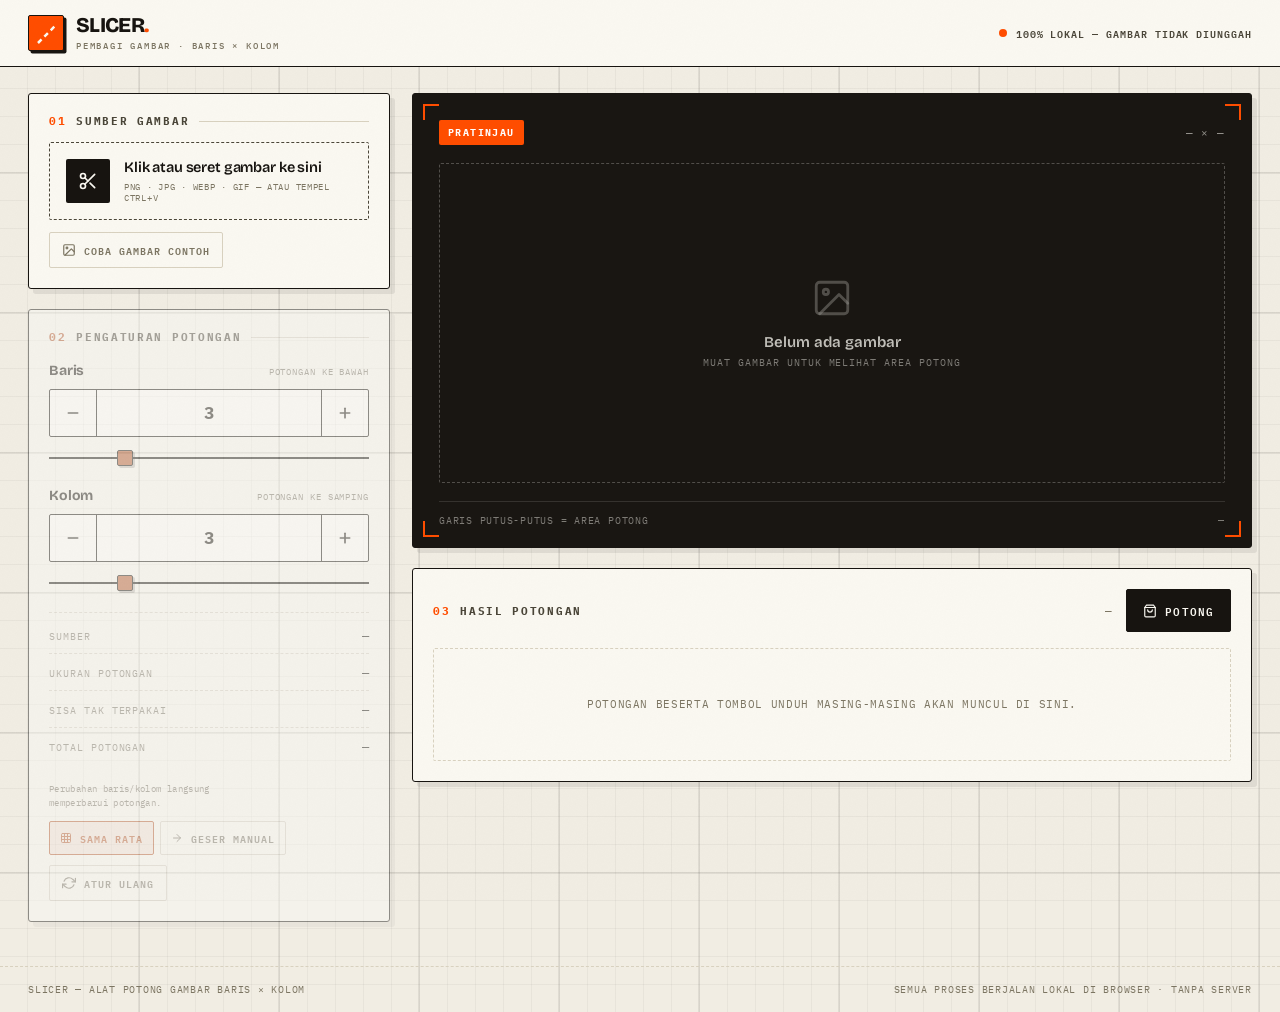
<file: index.html>
<!DOCTYPE html>
<html lang="id">
<head>
<meta charset="UTF-8">
<meta name="viewport" content="width=device-width, initial-scale=1.0">
<title>SLICER — Pembagi Gambar Seragam</title>
<meta name="description" content="Potong gambar menjadi bagian-bagian seragam berdasarkan jumlah baris dan kolom. Berjalan 100% lokal di browser.">
<link rel="icon" href="data:image/svg+xml,%3Csvg xmlns='http://www.w3.org/2000/svg' viewBox='0 0 32 32'%3E%3Crect width='32' height='32' fill='%23FF4D00'/%3E%3Cline x1='8' y1='24' x2='24' y2='8' stroke='%23FAF8F1' stroke-width='3' stroke-dasharray='4 3'/%3E%3C/svg%3E">
<link rel="preconnect" href="https://fonts.googleapis.com">
<link rel="preconnect" href="https://fonts.gstatic.com" crossorigin>
<link href="https://fonts.googleapis.com/css2?family=Bricolage+Grotesque:opsz,wght@12..96,300..800&family=IBM+Plex+Mono:wght@400;500;600;700&display=swap" rel="stylesheet">
<link rel="stylesheet" href="style.css">
</head>
<body>

<header class="site-head reveal">
  <div class="brand">
    <span class="brand-mark" aria-hidden="true">
      <svg viewBox="0 0 36 36" width="36" height="36"><line x1="9" y1="27" x2="27" y2="9" stroke="#FAF8F1" stroke-width="2.5" stroke-dasharray="5 4"/></svg>
    </span>
    <div>
      <div class="brand-name">SLICER<em>.</em></div>
      <div class="brand-tag">Pembagi gambar · baris × kolom</div>
    </div>
  </div>
  <div class="head-note"><span class="live-dot" aria-hidden="true"></span><span class="txt">100% lokal — gambar tidak diunggah</span></div>
</header>

<main class="app">
  <aside class="panel reveal">

    <!-- 01 · Sumber gambar -->
    <section class="card">
      <h2 class="sec-label"><span class="idx">01</span>Sumber gambar</h2>

      <div class="dropzone" id="dropzone" role="button" tabindex="0" aria-label="Unggah gambar: klik atau seret file ke sini">
        <span class="dz-icon" aria-hidden="true">
          <svg viewBox="0 0 24 24" fill="none" stroke="currentColor" stroke-width="2" stroke-linecap="round" stroke-linejoin="round"><circle cx="6" cy="6" r="3"/><circle cx="6" cy="18" r="3"/><line x1="20" y1="4" x2="8.12" y2="15.88"/><line x1="14.47" y1="14.48" x2="20" y2="20"/><line x1="8.12" y1="8.12" x2="12" y2="12"/></svg>
        </span>
        <span class="dz-text">
          <strong>Klik atau seret gambar ke sini</strong>
          <small>PNG · JPG · WEBP · GIF — atau tempel Ctrl+V</small>
        </span>
      </div>
      <input type="file" id="file-input" accept="image/*" hidden>

      <div class="file-chip" id="file-chip" hidden>
        <img id="chip-thumb" alt="Thumbnail gambar sumber">
        <span class="chip-meta">
          <strong id="chip-name">—</strong>
          <small id="chip-dims">—</small>
        </span>
      </div>

      <button class="btn btn-ghost btn-sm sample-btn" id="sample-btn" type="button">
        <svg viewBox="0 0 24 24" fill="none" stroke="currentColor" stroke-width="2" stroke-linecap="round" stroke-linejoin="round"><rect x="3" y="3" width="18" height="18" rx="2" ry="2"/><circle cx="8.5" cy="8.5" r="1.5"/><polyline points="21 15 16 10 5 21"/></svg>
        Coba gambar contoh
      </button>
    </section>

    <!-- 02 · Pengaturan potongan -->
    <section class="card is-disabled" id="controls">
      <h2 class="sec-label"><span class="idx">02</span>Pengaturan potongan</h2>

      <div class="ctl-group">
        <div class="ctl-head">
          <span class="ctl-name">Baris</span>
          <span class="ctl-sub">potongan ke bawah</span>
        </div>
        <div class="stepper">
          <button type="button" id="rows-minus" aria-label="Kurangi jumlah baris">
            <svg viewBox="0 0 24 24" fill="none" stroke="currentColor" stroke-width="2.5" stroke-linecap="round"><line x1="5" y1="12" x2="19" y2="12"/></svg>
          </button>
          <input type="number" id="rows-num" min="1" max="10" step="1" value="3" aria-label="Jumlah baris">
          <button type="button" id="rows-plus" aria-label="Tambah jumlah baris">
            <svg viewBox="0 0 24 24" fill="none" stroke="currentColor" stroke-width="2.5" stroke-linecap="round"><line x1="12" y1="5" x2="12" y2="19"/><line x1="5" y1="12" x2="19" y2="12"/></svg>
          </button>
        </div>
        <input type="range" id="rows-range" min="1" max="10" step="1" value="3" aria-label="Geser jumlah baris">
      </div>

      <div class="ctl-group">
        <div class="ctl-head">
          <span class="ctl-name">Kolom</span>
          <span class="ctl-sub">potongan ke samping</span>
        </div>
        <div class="stepper">
          <button type="button" id="cols-minus" aria-label="Kurangi jumlah kolom">
            <svg viewBox="0 0 24 24" fill="none" stroke="currentColor" stroke-width="2.5" stroke-linecap="round"><line x1="5" y1="12" x2="19" y2="12"/></svg>
          </button>
          <input type="number" id="cols-num" min="1" max="10" step="1" value="3" aria-label="Jumlah kolom">
          <button type="button" id="cols-plus" aria-label="Tambah jumlah kolom">
            <svg viewBox="0 0 24 24" fill="none" stroke="currentColor" stroke-width="2.5" stroke-linecap="round"><line x1="12" y1="5" x2="12" y2="19"/><line x1="5" y1="12" x2="19" y2="12"/></svg>
          </button>
        </div>
        <input type="range" id="cols-range" min="1" max="10" step="1" value="3" aria-label="Geser jumlah kolom">
      </div>

      <dl class="readout">
        <div class="ro-row"><dt>Sumber</dt><dd id="ro-src">—</dd></div>
        <div class="ro-row"><dt>Ukuran potongan</dt><dd id="ro-slice">—</dd></div>
        <div class="ro-row"><dt>Sisa tak terpakai</dt><dd id="ro-crop">—</dd></div>
        <div class="ro-row"><dt>Total potongan</dt><dd id="ro-count">—</dd></div>
      </dl>

      <div class="panel-foot">
        <small>Perubahan baris/kolom langsung memperbarui potongan.</small>
        <div class="slicer-mode-row">
          <button class="btn btn-ghost btn-sm slicer-mode-btn active" id="slicer-equal" type="button" title="Potong sama rata">
            <svg viewBox="0 0 24 24" fill="none" stroke="currentColor" stroke-width="2" stroke-linecap="round"><rect x="3" y="3" width="18" height="18" rx="2"/><line x1="3" y1="9" x2="21" y2="9"/><line x1="3" y1="15" x2="21" y2="15"/><line x1="9" y1="3" x2="9" y2="21"/><line x1="15" y1="3" x2="15" y2="21"/></svg>
            Sama rata
          </button>
          <button class="btn btn-ghost btn-sm slicer-mode-btn" id="slicer-free" type="button" title="Geser garis potong secara manual">
            <svg viewBox="0 0 24 24" fill="none" stroke="currentColor" stroke-width="2" stroke-linecap="round" stroke-linejoin="round"><line x1="5" y1="12" x2="19" y2="12"/><polyline points="12 5 19 12 12 19"/></svg>
            Geser manual
          </button>
        </div>
        <button class="btn btn-ghost btn-sm" id="reset-btn" type="button">
          <svg viewBox="0 0 24 24" fill="none" stroke="currentColor" stroke-width="2" stroke-linecap="round" stroke-linejoin="round"><polyline points="23 4 23 10 17 10"/><polyline points="1 20 1 14 7 14"/><path d="M3.51 9a9 9 0 0 1 14.85-3.36L23 10M1 14l4.64 4.36A9 9 0 0 0 20.49 15"/></svg>
          Atur ulang
        </button>
      </div>
    </section>

  </aside>

  <!-- ============ PANGGUNG KANAN ============ -->
  <section class="stage reveal">

    <!-- Pratinjau -->
    <div class="card card-dark">
      <span class="mark tl" aria-hidden="true"></span>
      <span class="mark tr" aria-hidden="true"></span>
      <span class="mark bl" aria-hidden="true"></span>
      <span class="mark br" aria-hidden="true"></span>

      <div class="stage-head">
        <span class="chip-label">Pratinjau</span>
        <span class="stage-note" id="cap-grid">— × —</span>
      </div>

      <div class="preview-empty" id="preview-empty">
        <svg viewBox="0 0 24 24" fill="none" stroke="currentColor" stroke-width="1.6" stroke-linecap="round" stroke-linejoin="round"><rect x="3" y="3" width="18" height="18" rx="2" ry="2"/><circle cx="8.5" cy="8.5" r="1.5"/><polyline points="21 15 16 10 5 21"/></svg>
        <p><strong>Belum ada gambar</strong><small>muat gambar untuk melihat area potong</small></p>
      </div>

      <div class="frame" id="frame" hidden>
        <img id="preview-img" alt="Pratinjau gambar">
        <div class="overlay" id="overlay" aria-hidden="true"></div>
      </div>

      <div class="stage-caption">
        <span>garis putus-putus = area potong</span>
        <span id="cap-dims">—</span>
      </div>
    </div>

    <!-- 03 · Hasil -->
    <div class="card results-card">
      <div class="results-head">
        <h2 class="sec-label"><span class="idx">03</span>Hasil potongan</h2>
        <div class="results-actions">
          <span class="res-meta" id="res-meta">—</span>
          <button class="btn btn-slice" id="slice-btn" type="button">
            <svg viewBox="0 0 24 24" fill="none" stroke="currentColor" stroke-width="2" stroke-linecap="round" stroke-linejoin="round"><path d="M6 2L3 6v14a2 2 0 0 0 2 2h14a2 2 0 0 0 2-2V6l-3-4z"/><line x1="3" y1="6" x2="21" y2="6"/><path d="M16 10a4 4 0 0 1-8 0"/></svg>
            <span>Potong</span>
          </button>
          <button class="btn btn-accent" id="dl-all" type="button">
            <svg viewBox="0 0 24 24" fill="none" stroke="currentColor" stroke-width="2" stroke-linecap="round" stroke-linejoin="round"><path d="M21 15v4a2 2 0 0 1-2 2H5a2 2 0 0 1-2-2v-4"/><polyline points="7 10 12 15 17 10"/><line x1="12" y1="15" x2="12" y2="3"/></svg>
            <span id="dl-all-label">Unduh semua</span>
          </button>
        </div>
      </div>

      <div class="results-empty" id="results-empty">
        <p>Potongan beserta tombol unduh masing-masing akan muncul di sini.</p>
      </div>

      <div class="results-grid" id="results-grid" hidden></div>
    </div>
  </section>

</main>

<footer class="site-foot reveal">
  <span>SLICER — alat potong gambar baris × kolom</span>
  <span>Semua proses berjalan lokal di browser · tanpa server</span>
</footer>

<div class="toast" id="toast" role="status" aria-live="polite"></div>

<script src="script.js"></script>
</body>
</html>
</file>
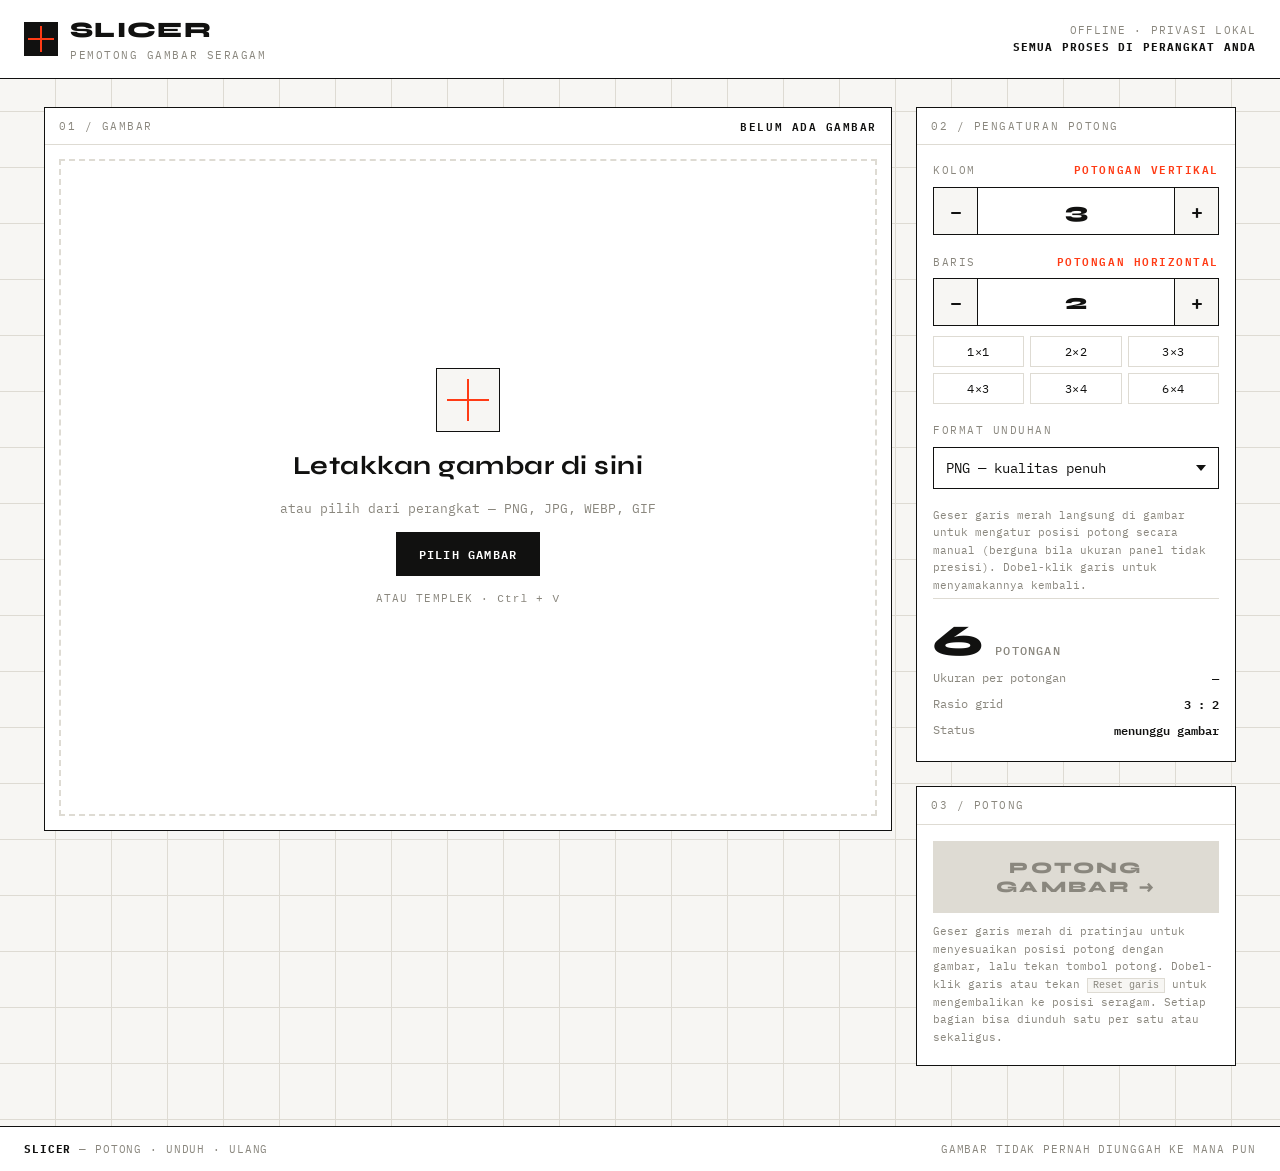
<file: v3/index.html>
<!DOCTYPE html>
<html lang="id">
<head>
<meta charset="UTF-8">
<meta name="viewport" content="width=device-width, initial-scale=1.0">
<title>SLICER — Pemotong Gambar Seragam</title>
<link rel="preconnect" href="https://fonts.googleapis.com">
<link href="https://fonts.googleapis.com/css2?family=Syne:wght@600;700;800&family=IBM+Plex+Mono:wght@400;500;600&display=swap" rel="stylesheet">
<style>
:root{
  --paper:#F7F6F3; --ink:#111110; --line:#DEDBD3; --accent:#FF3B15;
  --muted:#8A877E; --white:#FFFFFF; --ok:#1E9E5A;
  --mono:'IBM Plex Mono',ui-monospace,monospace;
  --disp:'Syne',sans-serif;
}
*{box-sizing:border-box;margin:0;padding:0}
html{-webkit-text-size-adjust:100%}
body{
  background:var(--paper);color:var(--ink);font-family:var(--mono);
  font-size:14px;line-height:1.5;min-height:100vh;
  background-image:linear-gradient(var(--line) 1px,transparent 1px),linear-gradient(90deg,var(--line) 1px,transparent 1px);
  background-size:56px 56px;background-position:-1px -1px;
}
::selection{background:var(--accent);color:#fff}
button,input,select{font-family:inherit;font-size:inherit;color:inherit}
button{cursor:pointer;background:none;border:none}
:focus-visible{outline:2px solid var(--accent);outline-offset:2px}

/* ---------- header ---------- */
header{
  display:flex;align-items:center;justify-content:space-between;gap:16px;
  padding:14px 24px;background:var(--white);border-bottom:1px solid var(--ink);
  position:sticky;top:0;z-index:30;
}
.logo{display:flex;align-items:center;gap:12px}
.mark{
  width:34px;height:34px;background:var(--ink);position:relative;flex:none;
}
.mark::before,.mark::after{
  content:"";position:absolute;background:var(--accent);
}
.mark::before{left:50%;top:4px;bottom:4px;width:2px;transform:translateX(-50%)}
.mark::after{top:50%;left:4px;right:4px;height:2px;transform:translateY(-50%)}
h1{font-family:var(--disp);font-weight:800;font-size:22px;letter-spacing:.06em}
.tag{font-size:11px;color:var(--muted);letter-spacing:.14em;text-transform:uppercase}
.hdr-right{font-size:11px;letter-spacing:.1em;text-transform:uppercase;color:var(--muted);text-align:right}
.hdr-right b{color:var(--ink)}

/* ---------- layout ---------- */
main{
  max-width:1240px;margin:0 auto;padding:28px 24px 60px;
  display:grid;grid-template-columns:1fr 320px;gap:24px;align-items:start;
}
.panel{background:var(--white);border:1px solid var(--ink)}
.panel-h{
  display:flex;align-items:center;justify-content:space-between;gap:10px;
  padding:10px 14px;border-bottom:1px solid var(--line);
  font-size:11px;letter-spacing:.14em;text-transform:uppercase;color:var(--muted);
}
.panel-h b{color:var(--ink);font-weight:600}

/* ---------- dropzone / stage ---------- */
#stage{position:relative;height:calc(100vh - 215px);min-height:420px;max-height:820px;display:flex;align-items:center;justify-content:center}
#dropzone{
  width:calc(100% - 28px);height:calc(100% - 28px);display:flex;flex-direction:column;
  align-items:center;justify-content:center;gap:14px;text-align:center;padding:32px;
  border:2px dashed var(--line);transition:.18s;position:relative;overflow:hidden;
}
#dropzone.drag{border-color:var(--accent);background:#FFF3F0}
#dropzone .dz-icon{
  width:64px;height:64px;border:1px solid var(--ink);position:relative;background:var(--paper);
}
#dropzone .dz-icon::before{
  content:"";position:absolute;inset:10px;
  background:
    linear-gradient(var(--accent),var(--accent)) center/100% 2px no-repeat,
    linear-gradient(var(--accent),var(--accent)) center/2px 100% no-repeat;
}
#dropzone h2{font-family:var(--disp);font-size:26px;font-weight:700;letter-spacing:.02em}
#dropzone p{color:var(--muted);font-size:13px}
.dz-btn{
  border:1px solid var(--ink);background:var(--ink);color:#fff;padding:11px 22px;
  font-weight:600;letter-spacing:.1em;text-transform:uppercase;font-size:12px;transition:.15s;
}
.dz-btn:hover{background:var(--accent);border-color:var(--accent)}
#previewWrap{display:none;width:100%;height:100%;padding:14px;position:relative}
#previewWrap.on{display:flex;align-items:center;justify-content:center}
#preview{
  display:block;max-width:100%;max-height:100%;object-fit:contain;
  background:
    conic-gradient(#EFEDE7 25%,#FFFFFF 0 50%,#EFEDE7 0 75%,#FFFFFF 0) 0 0/22px 22px;
  border:1px solid var(--line);
}
#previewOverlay{
  position:absolute;pointer-events:none;
}
.gline{position:absolute;background:var(--accent);opacity:.9}
.gnum{
  position:absolute;font-family:var(--mono);font-size:9px;font-weight:600;
  color:#fff;background:var(--ink);padding:1px 4px;transform:translate(3px,3px);
  letter-spacing:.05em;pointer-events:none;
}

/* ---------- draggable cut lines ---------- */
.gline.edit{pointer-events:auto;touch-action:none;cursor:col-resize;opacity:1;z-index:4}
.gline.edit.hz{cursor:row-resize}
.gline.edit::before{content:"";position:absolute;top:0;bottom:0;left:-8px;right:-8px}
.gline.edit.hz::before{top:-8px;bottom:-8px;left:0;right:0}
.gline.edit::after{
  content:"";position:absolute;left:50%;top:50%;width:9px;height:9px;
  background:var(--white);border:2px solid var(--accent);
  transform:translate(-50%,-50%) rotate(45deg);
  box-shadow:0 0 0 1px rgba(17,17,16,.4);
}
.gline.edit.active{z-index:6;opacity:1;box-shadow:0 0 0 1px rgba(255,59,21,.5)}
.gline.edit.active::after{background:var(--accent);box-shadow:0 0 0 2px var(--ink)}
.gpos{
  position:absolute;display:none;top:6px;left:7px;
  font-family:var(--mono);font-size:9px;font-weight:600;letter-spacing:.05em;
  color:#fff;background:var(--accent);padding:1px 5px;white-space:nowrap;
  pointer-events:none;z-index:7;
}
.gline.edit.hz .gpos{top:-15px;left:6px}
.gline.edit.active .gpos{display:block}
.cutbar{display:flex;gap:8px;flex-wrap:wrap;margin-top:2px}
#filebar{
  display:none;align-items:center;justify-content:space-between;gap:12px;flex-wrap:wrap;
  padding:9px 14px;border-top:1px solid var(--line);font-size:11.5px;color:var(--muted);
}
#filebar.on{display:flex}
#filebar b{color:var(--ink)}
.ghost{
  border:1px solid var(--line);padding:6px 12px;font-size:11px;letter-spacing:.08em;
  text-transform:uppercase;transition:.15s;background:var(--white);
}
.ghost:hover{border-color:var(--ink);background:var(--ink);color:#fff}

/* ---------- rail ---------- */
.rail{display:flex;flex-direction:column;gap:24px;position:sticky;top:76px}
.rail .body{padding:16px 16px 18px}
.field{margin-bottom:18px}
.field:last-child{margin-bottom:0}
.field>label{
  display:flex;justify-content:space-between;align-items:baseline;
  font-size:11px;letter-spacing:.14em;text-transform:uppercase;color:var(--muted);margin-bottom:8px;
}
.field>label span{color:var(--accent);font-weight:600}
.stepper{display:flex;border:1px solid var(--ink);background:var(--white)}
.stepper button{
  width:44px;height:46px;font-size:20px;font-weight:600;background:var(--paper);
  border-right:1px solid var(--ink);transition:.12s;flex:none;
}
.stepper button:last-child{border-right:none;border-left:1px solid var(--ink)}
.stepper button:hover{background:var(--ink);color:#fff}
.stepper input{
  flex:1;width:100%;min-width:0;height:46px;border:none;text-align:center;
  font-family:var(--disp);font-weight:800;font-size:22px;background:var(--white);
  -moz-appearance:textfield;
}
.stepper input::-webkit-outer-spin-button,.stepper input::-webkit-inner-spin-button{-webkit-appearance:none;margin:0}
.presets{display:grid;grid-template-columns:repeat(3,1fr);gap:6px;margin-top:10px}
.presets button{
  border:1px solid var(--line);padding:7px 0;font-size:11.5px;background:var(--white);
  transition:.12s;letter-spacing:.04em;
}
.presets button:hover{border-color:var(--ink)}
.presets button.on{background:var(--ink);color:#fff;border-color:var(--ink)}

.summary{border-top:1px solid var(--line);margin-top:4px;padding-top:14px}
.sumrow{display:flex;justify-content:space-between;font-size:12px;padding:4px 0;color:var(--muted)}
.sumrow b{color:var(--ink);font-weight:600}
.sum-big{
  font-family:var(--disp);font-weight:800;font-size:44px;line-height:1;letter-spacing:-.02em;
  margin:6px 0 2px;
}
.sum-big small{font-family:var(--mono);font-size:12px;font-weight:500;color:var(--muted);letter-spacing:.1em}
select{
  width:100%;border:1px solid var(--ink);background:var(--white);padding:11px 12px;
  appearance:none;
  background-image:url("data:image/svg+xml,%3Csvg xmlns='http://www.w3.org/2000/svg' width='10' height='6'%3E%3Cpath d='M0 0l5 6 5-6z' fill='%23111110'/%3E%3C/svg%3E");
  background-repeat:no-repeat;background-position:right 12px center;
}
.slice-btn{
  width:100%;padding:16px;background:var(--accent);color:#fff;border:1px solid var(--accent);
  font-family:var(--disp);font-weight:800;font-size:16px;letter-spacing:.14em;
  transition:.15s;position:relative;overflow:hidden;
}
.slice-btn:hover{background:var(--ink);border-color:var(--ink)}
.slice-btn:active{transform:translateY(1px)}
.slice-btn:disabled{background:var(--line);border-color:var(--line);color:var(--muted);cursor:not-allowed;transform:none}
.hint{font-size:11px;color:var(--muted);line-height:1.6;margin-top:10px}
.hint kbd{border:1px solid var(--line);padding:1px 5px;background:var(--paper);font-size:10px}

/* ---------- results ---------- */
#results{display:none;max-width:1240px;margin:0 auto;padding:0 24px 70px}
#results.on{display:block}
.res-h{
  display:flex;align-items:center;justify-content:space-between;gap:14px;flex-wrap:wrap;
  background:var(--ink);color:#fff;padding:14px 18px;margin-bottom:18px;
}
.res-h h3{font-family:var(--disp);font-size:17px;font-weight:700;letter-spacing:.04em}
.res-h .meta{font-size:11.5px;color:#B9B6AC;letter-spacing:.06em}
.res-actions{display:flex;gap:8px;flex-wrap:wrap}
.btn-accent{
  background:var(--accent);color:#fff;border:1px solid var(--accent);padding:9px 16px;
  font-size:11.5px;letter-spacing:.1em;text-transform:uppercase;font-weight:600;transition:.15s;
}
.btn-accent:hover{background:#fff;color:var(--ink);border-color:#fff}
.btn-outline{
  border:1px solid #45443F;color:#fff;padding:9px 16px;font-size:11.5px;
  letter-spacing:.1em;text-transform:uppercase;transition:.15s;
}
.btn-outline:hover{background:#fff;color:var(--ink)}
.grid{
  display:grid;grid-template-columns:repeat(auto-fill,minmax(178px,1fr));gap:14px;
}
.tile{
  background:var(--white);border:1px solid var(--line);padding:8px;
  animation:pop .35s cubic-bezier(.2,.9,.3,1.4) both;
}
@keyframes pop{from{opacity:0;transform:translateY(14px) scale(.96)}to{opacity:1;transform:none}}
.tile:hover{border-color:var(--ink)}
.tile .thumb{
  width:100%;aspect-ratio:1;display:flex;align-items:center;justify-content:center;
  background:conic-gradient(#EFEDE7 25%,#fff 0 50%,#EFEDE7 0 75%,#fff 0) 0 0/16px 16px;
  border:1px solid var(--line);overflow:hidden;
}
.tile .thumb img{max-width:100%;max-height:100%;display:block}
.tile .tinfo{display:flex;align-items:center;justify-content:space-between;margin-top:8px;gap:6px}
.tile .idx{font-weight:600;font-size:12px;letter-spacing:.06em}
.tile .dim{font-size:10.5px;color:var(--muted)}
.tile .dl{
  width:100%;margin-top:8px;border:1px solid var(--ink);background:var(--white);
  padding:8px 0;font-size:11px;letter-spacing:.1em;text-transform:uppercase;
  font-weight:600;transition:.13s;
}
.tile .dl:hover{background:var(--ink);color:#fff}
.tile .dl.done{background:var(--ok);border-color:var(--ok);color:#fff}

/* ---------- toast / footer ---------- */
#toast{
  position:fixed;left:50%;bottom:26px;transform:translate(-50%,80px);z-index:60;
  background:var(--ink);color:#fff;padding:11px 20px;font-size:12.5px;letter-spacing:.05em;
  border-left:4px solid var(--accent);transition:.28s;opacity:0;pointer-events:none;
}
#toast.on{transform:translate(-50%,0);opacity:1}
footer{
  border-top:1px solid var(--ink);background:var(--white);
  padding:14px 24px;font-size:11px;color:var(--muted);
  display:flex;justify-content:space-between;gap:12px;flex-wrap:wrap;
  letter-spacing:.08em;text-transform:uppercase;
}
footer b{color:var(--ink)}

@media(max-width:920px){
  main{grid-template-columns:1fr}
  .rail{position:static}
  #stage{height:52vh;min-height:300px}
  .hdr-right{display:none}
}
</style>
</head>
<body>

<header>
  <div class="logo">
    <div class="mark" aria-hidden="true"></div>
    <div>
      <h1>SLICER</h1>
      <div class="tag">Pemotong gambar seragam</div>
    </div>
  </div>
  <div class="hdr-right">
    Offline · Privasi lokal<br><b>Semua proses di perangkat Anda</b>
  </div>
</header>

<main>
  <!-- STAGE -->
  <section class="panel">
    <div class="panel-h"><span>01 / Gambar</span><b id="stageState">Belum ada gambar</b></div>
    <div id="stage">
      <div id="dropzone" tabindex="0" role="button" aria-label="Unggah gambar">
        <div class="dz-icon" aria-hidden="true"></div>
        <h2>Letakkan gambar di sini</h2>
        <p>atau pilih dari perangkat — PNG, JPG, WEBP, GIF</p>
        <button class="dz-btn" id="pickBtn" type="button">Pilih Gambar</button>
        <p style="font-size:11px;letter-spacing:.1em">ATAU TEMPLEK · <kbd>Ctrl</kbd> + <kbd>V</kbd></p>
      </div>
      <div id="previewWrap">
        <canvas id="preview"></canvas>
        <div id="previewOverlay"></div>
      </div>
    </div>
    <div id="filebar">
      <span id="fileName">—</span>
      <span id="fileDims">—</span>
      <span class="cutbar">
        <button class="ghost" id="resetCutsBtn" type="button" title="Kembalikan semua garis potong ke posisi seragam">Reset garis</button>
        <button class="ghost" id="changeBtn" type="button">Ganti gambar</button>
      </span>
    </div>
    <input type="file" id="fileInput" accept="image/*" hidden>
  </section>

  <!-- RAIL -->
  <aside class="rail">
    <section class="panel">
      <div class="panel-h"><span>02 / Pengaturan potong</span></div>
      <div class="body">
        <div class="field">
          <label for="cols">Kolom <span>potongan vertikal</span></label>
          <div class="stepper">
            <button type="button" data-act="dec" data-t="cols" aria-label="Kurangi kolom">−</button>
            <input type="number" id="cols" value="3" min="1" max="64" inputmode="numeric">
            <button type="button" data-act="inc" data-t="cols" aria-label="Tambah kolom">+</button>
          </div>
        </div>
        <div class="field">
          <label for="rows">Baris <span>potongan horizontal</span></label>
          <div class="stepper">
            <button type="button" data-act="dec" data-t="rows" aria-label="Kurangi baris">−</button>
            <input type="number" id="rows" value="2" min="1" max="64" inputmode="numeric">
            <button type="button" data-act="inc" data-t="rows" aria-label="Tambah baris">+</button>
          </div>
          <div class="presets" id="presets">
            <button type="button" data-c="1" data-r="1">1×1</button>
            <button type="button" data-c="2" data-r="2">2×2</button>
            <button type="button" data-c="3" data-r="3">3×3</button>
            <button type="button" data-c="4" data-r="3">4×3</button>
            <button type="button" data-c="3" data-r="4">3×4</button>
            <button type="button" data-c="6" data-r="4">6×4</button>
          </div>
        </div>

        <div class="field">
          <label for="fmt">Format unduhan</label>
          <select id="fmt">
            <option value="png">PNG — kualitas penuh</option>
            <option value="jpeg">JPG — ukuran kecil</option>
            <option value="webp">WEBP — modern</option>
          </select>
        </div>

        <p class="hint" style="margin-top:14px">Geser garis merah langsung di gambar untuk mengatur
        posisi potong secara manual (berguna bila ukuran panel tidak presisi).
        Dobel-klik garis untuk menyamakannya kembali.</p>

        <div class="summary">
          <div class="sum-big" id="sumCount">6 <small>POTONGAN</small></div>
          <div class="sumrow"><span>Ukuran per potongan</span><b id="sumDim">—</b></div>
          <div class="sumrow"><span>Rasio grid</span><b id="sumRatio">3 : 2</b></div>
          <div class="sumrow"><span>Status</span><b id="sumStatus">menunggu gambar</b></div>
        </div>
      </div>
    </section>

    <section class="panel">
      <div class="panel-h"><span>03 / Potong</span></div>
      <div class="body">
        <button class="slice-btn" id="sliceBtn" disabled>POTONG GAMBAR →</button>
        <p class="hint">Geser garis merah di pratinjau untuk menyesuaikan posisi potong dengan
        gambar, lalu tekan tombol potong. Dobel-klik garis atau tekan
        <kbd>Reset garis</kbd> untuk mengembalikan ke posisi seragam.
        Setiap bagian bisa diunduh satu per satu atau sekaligus.</p>
      </div>
    </section>
  </aside>
</main>

<!-- RESULTS -->
<section id="results">
  <div class="res-h">
    <div>
      <h3>HASIL POTONGAN</h3>
      <div class="meta" id="resMeta">—</div>
    </div>
    <div class="res-actions">
      <button class="btn-outline" id="clearBtn" type="button">Bersihkan</button>
      <button class="btn-accent" id="dlAllBtn" type="button">Unduh semua</button>
    </div>
  </div>
  <div class="grid" id="grid"></div>
</section>

<div id="toast" role="status"></div>

<footer>
  <span><b>SLICER</b> — potong · unduh · ulang</span>
  <span>Gambar tidak pernah diunggah ke mana pun</span>
</footer>

<script>
(() => {
'use strict';

const $ = id => document.getElementById(id);
const fileInput=$('fileInput'), dropzone=$('dropzone'), preview=$('preview'),
      overlay=$('previewOverlay'), previewWrap=$('previewWrap'), filebar=$('filebar'),
      colsIn=$('cols'), rowsIn=$('rows'), sliceBtn=$('sliceBtn'), grid=$('grid'),
      results=$('results'), toastEl=$('toast');

const state={ img:null, name:'gambar', tiles:[], objectUrl:null, cuts:null, scale:1 };

/* ---------- toast ---------- */
let toastTimer;
function toast(msg){
  toastEl.textContent=msg; toastEl.classList.add('on');
  clearTimeout(toastTimer); toastTimer=setTimeout(()=>toastEl.classList.remove('on'),2400);
}

/* ---------- clamp helpers ---------- */
const clamp=(v,a,b)=>Math.min(b,Math.max(a,Number.isFinite(v)?v:a));
function getCols(){ return clamp(parseInt(colsIn.value,10)||1,1,64); }
function getRows(){ return clamp(parseInt(rowsIn.value,10)||1,1,64); }
function syncInputs(){ colsIn.value=getCols(); rowsIn.value=getRows(); }

/* ---------- load image ---------- */
function loadFile(file){
  if(!file || !file.type.startsWith('image/')){ toast('File bukan gambar yang valid'); return; }
  if(state.objectUrl) URL.revokeObjectURL(state.objectUrl);
  state.objectUrl=URL.createObjectURL(file);
  state.name=(file.name||'gambar').replace(/\.[^.]+$/,'') || 'gambar';
  const img=new Image();
  img.onload=()=>{
    state.img=img;
    dropzone.style.display='none';
    previewWrap.classList.add('on'); filebar.classList.add('on');
    $('stageState').textContent='siap dipotong';
    $('fileName').textContent=file.name;
    $('fileDims').textContent=`${img.naturalWidth} × ${img.naturalHeight} px`;
    sliceBtn.disabled=false;
    clearTiles();
    state.cuts=null;
    drawPreview(); updateSummary();
    toast('Gambar dimuat — atur kolom & baris lalu potong');
  };
  img.onerror=()=>toast('Gagal memuat gambar');
  img.src=state.objectUrl;
}

/* ---------- garis potong (bisa digeser manual) ---------- */
const MIN_SEG=2;
function uniform(total,n){
  const arr=[];
  for(let i=0;i<=n;i++) arr.push(Math.round(i*total/n));
  return arr;
}
function syncCuts(){
  if(!state.img){ state.cuts=null; return; }
  const W=state.img.naturalWidth, H=state.img.naturalHeight,
        c=getCols(), r=getRows();
  if(!state.cuts) state.cuts={x:uniform(W,c),y:uniform(H,r)};
  else{
    if(state.cuts.x.length!==c+1) state.cuts.x=uniform(W,c);
    if(state.cuts.y.length!==r+1) state.cuts.y=uniform(H,r);
  }
}
function isUniformArr(arr){
  // toleransi 1px akibat pembulatan pembagian seragam
  if(arr.length<2) return true;
  let min=Infinity,max=-Infinity;
  for(let i=1;i<arr.length;i++){
    const d=arr[i]-arr[i-1];
    if(d<min) min=d;
    if(d>max) max=d;
  }
  return max-min<=1;
}
function findLine(axis,idx){
  return overlay.querySelector('.gline[data-axis="'+axis+'"][data-i="'+idx+'"]');
}
function paintCut(axis,idx){
  const arr=axis==='x'?state.cuts.x:state.cuts.y;
  const el=findLine(axis,idx); if(!el) return;
  const p=arr[idx]*state.scale;
  if(axis==='x'){
    el.style.left=p+'px';
    overlay.querySelectorAll('.gnum[data-c="'+idx+'"]').forEach(n=>n.style.left=p+'px');
  }else{
    el.style.top=p+'px';
    overlay.querySelectorAll('.gnum[data-r="'+idx+'"]').forEach(n=>n.style.top=p+'px');
  }
  const badge=el.querySelector('.gpos');
  if(badge) badge.textContent=arr[idx]+' px';
}
function resetCut(axis,idx){
  const arr=axis==='x'?state.cuts.x:state.cuts.y;
  const total=axis==='x'?state.img.naturalWidth:state.img.naturalHeight;
  arr[idx]=Math.round(idx*total/(arr.length-1));
  paintCut(axis,idx);
  updateDimSummary();
}
function startCutDrag(e,axis,idx){
  if(e.button!==undefined && e.button>0) return;
  e.preventDefault();
  const arr=axis==='x'?state.cuts.x:state.cuts.y;
  const total=axis==='x'?state.img.naturalWidth:state.img.naturalHeight;
  const el=findLine(axis,idx); if(!el) return;
  const rect=overlay.getBoundingClientRect();
  let moved=false;
  el.classList.add('active');
  const apply=(cx,cy)=>{
    const px=axis==='x'?cx-rect.left:cy-rect.top;
    let lo=arr[idx-1]+MIN_SEG, hi=arr[idx+1]-MIN_SEG;
    if(lo>hi){ lo=0; hi=total; }
    const v=clamp(Math.round(px/state.scale),lo,hi);
    if(v===arr[idx]) return;
    arr[idx]=v; moved=true;
    paintCut(axis,idx);
    updateDimSummary();
  };
  const end=()=>{
    window.removeEventListener('pointermove',move);
    window.removeEventListener('pointerup',end);
    window.removeEventListener('pointercancel',end);
    el.classList.remove('active');
    if(moved) toast(`${axis==='x'?'Garis vertikal':'Garis horizontal'} #${idx} → ${arr[idx]} px`);
  };
  function move(ev){ apply(ev.clientX,ev.clientY); }
  window.addEventListener('pointermove',move);
  window.addEventListener('pointerup',end);
  window.addEventListener('pointercancel',end);
}
function resetAllCuts(){ state.cuts=null; updateSummary(); }

/* ---------- preview with grid overlay (full / fit ke viewer) ---------- */
function drawPreview(){
  if(!state.img) return;
  syncCuts();
  const img=state.img, cols=getCols(), rows=getRows();
  const availW=Math.max(80, previewWrap.clientWidth-28);
  const availH=Math.max(80, previewWrap.clientHeight-28);
  const scale=Math.min(availW/img.naturalWidth, availH/img.naturalHeight);
  state.scale=scale;
  const w=Math.round(img.naturalWidth*scale), h=Math.round(img.naturalHeight*scale);
  const dpr=Math.min(window.devicePixelRatio||1,2);
  preview.width=w*dpr; preview.height=h*dpr;
  preview.style.width=w+'px'; preview.style.height=h+'px';
  const ctx=preview.getContext('2d');
  ctx.setTransform(dpr,0,0,dpr,0,0);
  ctx.clearRect(0,0,w,h);
  ctx.drawImage(img,0,0,w,h);

  // overlay menempel persis di posisi canvas (canvas dipusatkan oleh flex)
  overlay.style.left=preview.offsetLeft+'px';
  overlay.style.top=preview.offsetTop+'px';
  overlay.style.width=w+'px'; overlay.style.height=h+'px';
  overlay.innerHTML='';
  const xs=state.cuts.x, ys=state.cuts.y;
  const addLine=(axis,idx,pos,vertical)=>{
    const d=document.createElement('div');
    d.className='gline edit'+(vertical?'':' hz');
    d.dataset.axis=axis; d.dataset.i=idx;
    if(vertical) d.style.cssText=`left:${pos}px;top:0;bottom:0;width:2px`;
    else d.style.cssText=`top:${pos}px;left:0;right:0;height:2px`;
    const badge=document.createElement('span');
    badge.className='gpos'; badge.textContent=(vertical?xs[idx]:ys[idx])+' px';
    d.appendChild(badge);
    d.addEventListener('pointerdown',ev=>startCutDrag(ev,axis,idx));
    d.addEventListener('dblclick',ev=>{
      ev.preventDefault(); ev.stopPropagation();
      resetCut(axis,idx);
      toast('Garis dikembalikan ke posisi seragam');
    });
    overlay.appendChild(d);
  };
  for(let i=1;i<cols;i++) addLine('x',i,xs[i]*scale,true);
  for(let j=1;j<rows;j++) addLine('y',j,ys[j]*scale,false);
  if(cols*rows<=64){
    for(let r=0;r<rows;r++) for(let c=0;c<cols;c++){
      const n=document.createElement('div'); n.className='gnum';
      n.textContent=(r*cols+c+1);
      n.dataset.c=c; n.dataset.r=r;
      n.style.left=(xs[c]*scale)+'px'; n.style.top=(ys[r]*scale)+'px';
      overlay.appendChild(n);
    }
  }
}

/* ---------- summary ---------- */
function updateDimSummary(){
  syncInputs();
  const c=getCols(), r=getRows();
  $('sumCount').innerHTML=`${c*r} <small>POTONGAN</small>`;
  $('sumRatio').textContent=`${c} : ${r}`;
  if(state.img && state.cuts){
    const xs=state.cuts.x, ys=state.cuts.y;
    const ws=[],hs=[];
    for(let i=0;i<c;i++) ws.push(xs[i+1]-xs[i]);
    for(let j=0;j<r;j++) hs.push(ys[j+1]-ys[j]);
    const minW=Math.min.apply(null,ws), maxW=Math.max.apply(null,ws);
    const minH=Math.min.apply(null,hs), maxH=Math.max.apply(null,hs);
    const tw=(maxW-minW<=1)? ws[0] : `${minW}–${maxW}`;
    const th=(maxH-minH<=1)? hs[0] : `${minH}–${maxH}`;
    $('sumDim').textContent=`${tw} × ${th} px`;
    $('sumStatus').textContent='siap dipotong';
    $('sumStatus').style.color='var(--ok)';
  }else{
    $('sumDim').textContent='—';
    $('sumStatus').textContent='menunggu gambar';
    $('sumStatus').style.color='';
  }
}
function updateSummary(){
  syncCuts();
  updateDimSummary();
  const c=getCols(), r=getRows();
  document.querySelectorAll('#presets button').forEach(b=>{
    b.classList.toggle('on', +b.dataset.c===c && +b.dataset.r===r);
  });
  drawPreview();
}

/* ---------- slicing ---------- */
function clearTiles(){
  state.tiles.forEach(t=>URL.revokeObjectURL(t.url));
  state.tiles=[]; grid.innerHTML=''; results.classList.remove('on');
}
function slice(){
  if(!state.img){ toast('Muat gambar dulu'); return; }
  try{
    doSlice();
  }catch(err){
    console.error(err);
    toast('Gagal memotong: '+err.message);
  }
}
function doSlice(){
  syncInputs(); syncCuts();
  const img=state.img, cols=getCols(), rows=getRows(), fmt=$('fmt').value;
  const xs=state.cuts.x.slice(), ys=state.cuts.y.slice();
  const ext=fmt==='jpeg'?'jpg':fmt;
  const mime='image/'+fmt;
  const q=0.92;
  const uniformCut=isUniformArr(xs)&&isUniformArr(ys);
  const dimText=uniformCut
    ? `${xs[1]-xs[0]} × ${ys[1]-ys[0]} px per bagian`
    : 'ukuran bervariasi (lihat tiap tile)';
  clearTiles();
  let made=0;
  for(let r=0;r<rows;r++){
    for(let c=0;c<cols;c++){
      const x=xs[c], y=ys[r], w=xs[c+1]-x, h=ys[r+1]-y;
      const cv=document.createElement('canvas');
      cv.width=w; cv.height=h;
      const ctx=cv.getContext('2d');
      if(fmt==='jpeg'){ ctx.fillStyle='#fff'; ctx.fillRect(0,0,w,h); }
      ctx.drawImage(img,x,y,w,h,0,0,w,h);
      cv.toBlob(blob=>{
        if(!blob){ toast('Format '+fmt+' tidak didukung browser — pakai PNG'); return; }
        const idx=r*cols+c;
        const url=URL.createObjectURL(blob);
        const fname=`${state.name}_c${c+1}r${r+1}_${String(idx+1).padStart(3,'0')}.${ext}`;
        state.tiles[idx]={url,fname,w,h};
        addTile(idx,url,fname,w,h);
        if(++made===cols*rows) finishSlice(cols,rows,dimText);
      },mime,q);
    }
  }
  $('stageState').textContent='memotong...';
}
function addTile(idx,url,fname,w,h){
  const el=document.createElement('div');
  el.className='tile'; el.style.animationDelay=(Math.min(idx*35,600))+'ms';
  el.dataset.idx=idx;
  el.innerHTML=`
    <div class="thumb"><img src="${url}" alt="Potongan ${idx+1}"></div>
    <div class="tinfo">
      <span class="idx">#${String(idx+1).padStart(3,'0')}</span>
      <span class="dim">${w}×${h}</span>
    </div>
    <button class="dl" type="button">Unduh</button>`;
  el.querySelector('.dl').addEventListener('click',e=>{
    download(url,fname);
    const b=e.currentTarget; b.classList.add('done'); b.textContent='Tersimpan ✓';
    setTimeout(()=>{b.classList.remove('done');b.textContent='Unduh';},1600);
  });
  // selalu sisipkan sesuai urutan indeks potongan
  let ref=null;
  for(const child of grid.children){
    if(+child.dataset.idx>idx){ ref=child; break; }
  }
  grid.insertBefore(el,ref);
}
function finishSlice(cols,rows,dimText){
  results.classList.add('on');
  $('stageState').textContent=`${cols*rows} potongan siap`;
  $('resMeta').textContent=`${state.name}.${$('fmt').value==='jpeg'?'jpg':$('fmt').value} · grid ${cols}×${rows} · ${dimText}`;
  results.scrollIntoView({behavior:'smooth',block:'start'});
  toast(`${cols*rows} potongan selesai — pilih unduh`);
}

/* ---------- download ---------- */
function download(url,fname){
  const a=document.createElement('a');
  a.href=url; a.download=fname;
  document.body.appendChild(a); a.click(); a.remove();
}
function downloadAll(){
  if(!state.tiles.length) return;
  const list=state.tiles.filter(Boolean).sort((a,b)=>a.fname<b.fname?-1:1);
  toast(`Mengunduh ${list.length} file...`);
  list.forEach((t,i)=>setTimeout(()=>download(t.url,t.fname), i*180));
}

/* ---------- events ---------- */
$('pickBtn').addEventListener('click',e=>{e.stopPropagation();fileInput.click();});
dropzone.addEventListener('click',()=>fileInput.click());
dropzone.addEventListener('keydown',e=>{ if(e.key==='Enter'||e.key===' '){e.preventDefault();fileInput.click();} });
fileInput.addEventListener('change',e=>{ if(e.target.files[0]) loadFile(e.target.files[0]); fileInput.value=''; });

['dragenter','dragover'].forEach(ev=>dropzone.addEventListener(ev,e=>{e.preventDefault();dropzone.classList.add('drag');}));
['dragleave','drop'].forEach(ev=>dropzone.addEventListener(ev,e=>{e.preventDefault();dropzone.classList.remove('drag');}));
dropzone.addEventListener('drop',e=>{ const f=e.dataTransfer.files[0]; if(f) loadFile(f); });
document.addEventListener('dragover',e=>e.preventDefault());
document.addEventListener('drop',e=>{
  e.preventDefault();
  if(e.dataTransfer.files[0]) loadFile(e.dataTransfer.files[0]);
});
document.addEventListener('paste',e=>{
  const item=[...(e.clipboardData?.items||[])].find(i=>i.type.startsWith('image/'));
  if(item) loadFile(item.getAsFile());
});
$('changeBtn').addEventListener('click',()=>fileInput.click());
$('resetCutsBtn').addEventListener('click',()=>{
  if(!state.img){ toast('Muat gambar dulu'); return; }
  resetAllCuts();
  toast('Semua garis kembali seragam');
});

document.querySelectorAll('.stepper button').forEach(b=>b.addEventListener('click',()=>{
  const input=$(b.dataset.t);
  const v=parseInt(input.value,10)||1;
  input.value=clamp(b.dataset.act==='inc'?v+1:v-1,1,64);
  updateSummary();
}));
[colsIn,rowsIn].forEach(inp=>inp.addEventListener('input',updateSummary));
$('presets').addEventListener('click',e=>{
  const b=e.target.closest('button'); if(!b) return;
  colsIn.value=b.dataset.c; rowsIn.value=b.dataset.r; updateSummary();
});
$('fmt').addEventListener('change',()=>{ if(state.tiles.length) toast('Format diubah — potong ulang untuk menerapkan'); });
sliceBtn.addEventListener('click',slice);
$('dlAllBtn').addEventListener('click',downloadAll);
$('clearBtn').addEventListener('click',()=>{
  clearTiles(); $('stageState').textContent='siap dipotong';
  results.classList.remove('on'); toast('Hasil dibersihkan');
});
window.addEventListener('resize',()=>{ drawPreview(); });
if(window.ResizeObserver){
  let raf=null;
  new ResizeObserver(()=>{ if(raf) cancelAnimationFrame(raf); raf=requestAnimationFrame(drawPreview); }).observe(previewWrap);
}

updateSummary();
})();
</script>
</body>
</html>
</file>
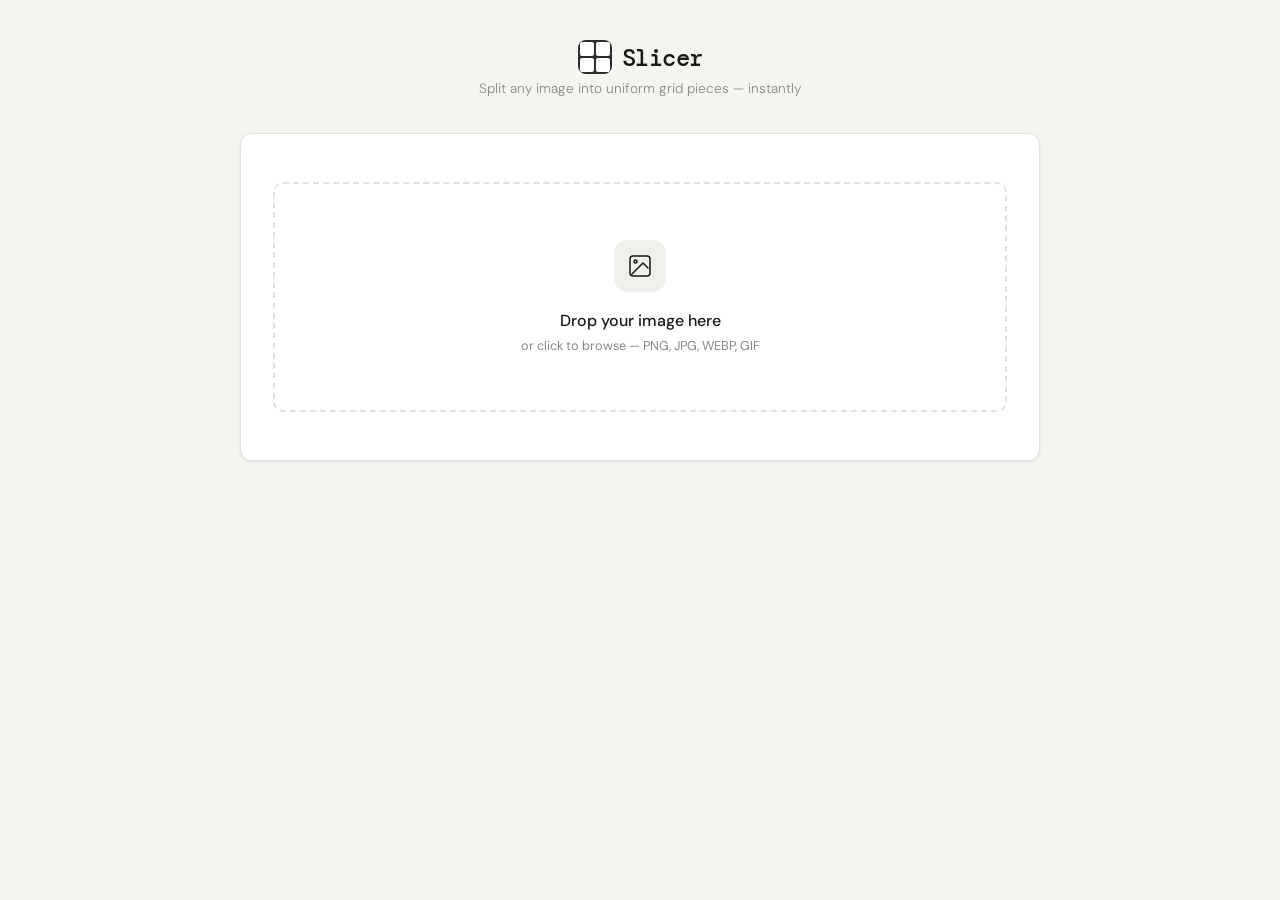
<file: index2.html>
<!DOCTYPE html>
<html lang="en">
<head>
  <meta charset="UTF-8" />
  <meta name="viewport" content="width=device-width, initial-scale=1.0" />
  <title>Slicer — Split Images into Pieces</title>
  <link rel="preconnect" href="https://fonts.googleapis.com" />
  <link rel="preconnect" href="https://fonts.gstatic.com" crossorigin />
  <link href="https://fonts.googleapis.com/css2?family=DM+Mono:wght@300;400;500&family=DM+Sans:wght@300;400;500;600&display=swap" rel="stylesheet" />
  <style>
    :root {
      --bg: #f5f4f0;
      --surface: #ffffff;
      --border: #e2e1dc;
      --text: #1a1918;
      --text-muted: #8a8882;
      --accent: #2d2d2d;
      --accent-light: #f0efeb;
      --success: #27ae60;
      --radius: 12px;
      --shadow: 0 1px 3px rgba(0,0,0,0.06), 0 1px 2px rgba(0,0,0,0.04);
      --shadow-lg: 0 4px 12px rgba(0,0,0,0.08), 0 2px 4px rgba(0,0,0,0.04);
    }

    *, *::before, *::after { box-sizing: border-box; margin: 0; padding: 0; }

    body {
      font-family: 'DM Sans', sans-serif;
      background: var(--bg);
      color: var(--text);
      min-height: 100vh;
      display: flex;
      flex-direction: column;
      align-items: center;
      padding: 40px 20px;
    }

    /* ── Header ── */
    header {
      text-align: center;
      margin-bottom: 36px;
      animation: fadeDown 0.5s ease both;
    }

    header .logo {
      display: inline-flex;
      align-items: center;
      gap: 10px;
      margin-bottom: 6px;
    }

    header .logo-icon {
      width: 34px;
      height: 34px;
      background: var(--accent);
      border-radius: 8px;
      display: grid;
      grid-template-columns: 1fr 1fr;
      grid-template-rows: 1fr 1fr;
      gap: 2px;
      padding: 2px;
    }

    header .logo-icon span {
      background: white;
      border-radius: 2px;
    }

    header h1 {
      font-family: 'DM Mono', monospace;
      font-size: 1.5rem;
      font-weight: 500;
      letter-spacing: -0.5px;
    }

    header p {
      font-size: 0.85rem;
      color: var(--text-muted);
      font-weight: 300;
    }

    /* ── Main Container ── */
    .container {
      width: 100%;
      max-width: 800px;
      display: flex;
      flex-direction: column;
      gap: 20px;
    }

    /* ── Card ── */
    .card {
      background: var(--surface);
      border: 1px solid var(--border);
      border-radius: var(--radius);
      box-shadow: var(--shadow);
      overflow: hidden;
    }

    /* ── Upload State ── */
    #uploadSection {
      padding: 48px 32px;
      animation: fadeUp 0.4s ease both;
    }

    #uploadSection.hidden {
      display: none;
    }

    .upload-zone {
      border: 2px dashed var(--border);
      border-radius: 10px;
      padding: 56px 24px;
      text-align: center;
      cursor: pointer;
      transition: border-color 0.2s, background 0.2s;
      position: relative;
    }

    .upload-zone:hover,
    .upload-zone.drag-over {
      border-color: var(--accent);
      background: var(--accent-light);
    }

    .upload-zone input[type="file"] {
      position: absolute;
      inset: 0;
      opacity: 0;
      cursor: pointer;
      width: 100%;
      height: 100%;
    }

    .upload-icon {
      width: 52px;
      height: 52px;
      margin: 0 auto 18px;
      background: var(--accent-light);
      border-radius: 14px;
      display: flex;
      align-items: center;
      justify-content: center;
    }

    .upload-zone h3 {
      font-size: 1rem;
      font-weight: 500;
      margin-bottom: 6px;
    }

    .upload-zone p {
      font-size: 0.8rem;
      color: var(--text-muted);
    }

    /* ── Preview State ── */
    #previewSection {
      display: none;
    }

    #previewSection.active {
      display: block;
      animation: fadeUp 0.4s ease both;
    }

    .preview-header {
      display: flex;
      align-items: center;
      justify-content: space-between;
      padding: 18px 24px;
      border-bottom: 1px solid var(--border);
    }

    .preview-header-left {
      display: flex;
      align-items: center;
      gap: 16px;
    }

    .preview-filename {
      font-family: 'DM Mono', monospace;
      font-size: 0.85rem;
      font-weight: 500;
      color: var(--text);
    }

    .preview-meta {
      font-family: 'DM Mono', monospace;
      font-size: 0.72rem;
      color: var(--text-muted);
      display: flex;
      gap: 12px;
    }

    .btn-reset-small {
      display: inline-flex;
      align-items: center;
      gap: 5px;
      padding: 6px 12px;
      border: 1px solid var(--border);
      background: transparent;
      border-radius: 6px;
      font-family: 'DM Sans', sans-serif;
      font-size: 0.78rem;
      font-weight: 500;
      color: var(--text-muted);
      cursor: pointer;
      transition: all 0.15s;
    }

    .btn-reset-small:hover {
      background: var(--accent-light);
      color: var(--text);
      border-color: transparent;
    }

    /* ── Preview Image ── */
    .preview-canvas-wrapper {
      overflow-x: auto;
      overflow-y: hidden;
      background: repeating-conic-gradient(#e8e7e3 0% 25%, #f0efe9 0% 50%) 50% / 14px 14px;
      padding: 20px;
      display: flex;
      justify-content: center;
    }

    #previewCanvas {
      max-width: 100%;
      max-height: 380px;
      display: block;
      box-shadow: var(--shadow-lg);
      background: white;
    }

    /* ── Controls Bar ── */
    .controls-bar {
      display: flex;
      align-items: center;
      gap: 16px;
      padding: 16px 24px;
      border-top: 1px solid var(--border);
      background: #fafaf8;
    }

    .control-group {
      display: flex;
      align-items: center;
      gap: 8px;
    }

    .control-group label {
      font-size: 0.78rem;
      font-weight: 500;
      color: var(--text-muted);
      display: flex;
      align-items: center;
      gap: 5px;
      white-space: nowrap;
    }

    .control-group label svg {
      opacity: 0.4;
    }

    .control-group input[type="number"] {
      width: 64px;
      padding: 7px 10px;
      border: 1px solid var(--border);
      border-radius: 7px;
      font-family: 'DM Mono', monospace;
      font-size: 0.95rem;
      font-weight: 500;
      background: var(--surface);
      color: var(--text);
      transition: border-color 0.2s, box-shadow 0.2s;
      outline: none;
      -moz-appearance: textfield;
      text-align: center;
    }

    .control-group input[type="number"]::-webkit-inner-spin-button,
    .control-group input[type="number"]::-webkit-outer-spin-button {
      opacity: 1;
    }

    .control-group input[type="number"]:focus {
      border-color: var(--accent);
      box-shadow: 0 0 0 3px rgba(45,45,45,0.08);
    }

    .controls-divider {
      width: 1px;
      height: 28px;
      background: var(--border);
    }

    .controls-spacer {
      flex: 1;
    }

    /* ── Buttons ── */
    .btn {
      padding: 9px 18px;
      border: none;
      border-radius: 8px;
      font-family: 'DM Sans', sans-serif;
      font-size: 0.85rem;
      font-weight: 500;
      cursor: pointer;
      transition: all 0.2s;
      display: inline-flex;
      align-items: center;
      gap: 7px;
      white-space: nowrap;
    }

    .btn-primary {
      background: var(--accent);
      color: white;
    }

    .btn-primary:hover {
      background: #1a1918;
      transform: translateY(-1px);
      box-shadow: var(--shadow-lg);
    }

    .btn-primary:active {
      transform: translateY(0);
    }

    .btn-reset {
      background: transparent;
      color: var(--text-muted);
      border: 1px solid var(--border);
      font-size: 0.82rem;
    }

    .btn-reset:hover {
      background: var(--accent-light);
      color: var(--text);
      border-color: transparent;
    }

    .btn-download-all {
      background: var(--success);
      color: white;
      width: 100%;
      justify-content: center;
      padding: 12px;
      font-size: 0.9rem;
    }

    .btn-download-all:hover {
      background: #219a52;
      transform: translateY(-1px);
      box-shadow: 0 4px 12px rgba(39,174,96,0.25);
    }

    /* ── Slices Grid ── */
    .slices-card {
      background: var(--surface);
      border: 1px solid var(--border);
      border-radius: var(--radius);
      box-shadow: var(--shadow);
      padding: 24px;
      display: none;
    }

    .slices-card.active {
      display: block;
      animation: fadeUp 0.5s ease both;
    }

    .slices-header {
      display: flex;
      align-items: center;
      justify-content: space-between;
      margin-bottom: 18px;
    }

    .slices-title {
      font-family: 'DM Mono', monospace;
      font-size: 0.68rem;
      font-weight: 500;
      letter-spacing: 1.5px;
      text-transform: uppercase;
      color: var(--text-muted);
      display: flex;
      align-items: center;
      gap: 8px;
    }

    .slices-title::before {
      content: '';
      width: 3px;
      height: 13px;
      background: var(--accent);
      border-radius: 2px;
    }

    .slice-count {
      font-family: 'DM Mono', monospace;
      font-size: 0.72rem;
      color: var(--text-muted);
      background: var(--accent-light);
      padding: 4px 10px;
      border-radius: 20px;
    }

    .slices-grid {
      display: grid;
      grid-template-columns: repeat(auto-fill, minmax(130px, 1fr));
      gap: 12px;
    }

    .slice-item {
      background: var(--surface);
      border: 1px solid var(--border);
      border-radius: 8px;
      overflow: hidden;
      transition: transform 0.2s, box-shadow 0.2s;
      animation: fadeUp 0.4s ease both;
    }

    .slice-item:hover {
      transform: translateY(-2px);
      box-shadow: var(--shadow-lg);
    }

    .slice-item canvas {
      width: 100%;
      aspect-ratio: 1;
      object-fit: cover;
      display: block;
    }

    .slice-label {
      display: flex;
      align-items: center;
      justify-content: space-between;
      padding: 8px 10px;
      border-top: 1px solid var(--border);
    }

    .slice-label span {
      font-family: 'DM Mono', monospace;
      font-size: 0.68rem;
      color: var(--text-muted);
    }

    .slice-download {
      width: 26px;
      height: 26px;
      border: none;
      background: var(--accent-light);
      border-radius: 6px;
      cursor: pointer;
      display: flex;
      align-items: center;
      justify-content: center;
      transition: background 0.2s, transform 0.15s;
      color: var(--text);
    }

    .slice-download:hover {
      background: var(--accent);
      color: white;
      transform: scale(1.08);
    }

    /* ── Animations ── */
    @keyframes fadeDown {
      from { opacity: 0; transform: translateY(-10px); }
      to { opacity: 1; transform: translateY(0); }
    }

    @keyframes fadeUp {
      from { opacity: 0; transform: translateY(12px); }
      to { opacity: 1; transform: translateY(0); }
    }

    /* ── Responsive ── */
    @media (max-width: 600px) {
      body { padding: 24px 14px; }
      .controls-bar { flex-wrap: wrap; gap: 12px; }
      .controls-divider { display: none; }
      .controls-spacer { display: none; }
      .slices-grid { grid-template-columns: repeat(auto-fill, minmax(100px, 1fr)); }
    }

    /* ── Scrollbar ── */
    ::-webkit-scrollbar { width: 6px; height: 6px; }
    ::-webkit-scrollbar-track { background: transparent; }
    ::-webkit-scrollbar-thumb { background: var(--border); border-radius: 3px; }
    ::-webkit-scrollbar-thumb:hover { background: var(--text-muted); }

    /* ── Selection ── */
    ::selection { background: rgba(45,45,45,0.12); }
  </style>
</head>
<body>

  <header>
    <div class="logo">
      <div class="logo-icon">
        <span></span><span></span><span></span><span></span>
      </div>
      <h1>Slicer</h1>
    </div>
    <p>Split any image into uniform grid pieces — instantly</p>
  </header>

  <div class="container">

    <!-- Main Card -->
    <div class="card">

      <!-- Upload State -->
      <div id="uploadSection">
        <div class="upload-zone" id="uploadZone">
          <input type="file" id="fileInput" accept="image/*" />
          <div class="upload-icon">
            <svg width="26" height="26" fill="none" stroke="currentColor" stroke-width="1.5" stroke-linecap="round" stroke-linejoin="round">
              <rect x="3" y="3" width="20" height="20" rx="3"/>
              <circle cx="8.5" cy="8.5" r="1.5"/>
              <path d="M21 15l-5-5L5 21"/>
            </svg>
          </div>
          <h3>Drop your image here</h3>
          <p>or click to browse — PNG, JPG, WEBP, GIF</p>
        </div>
      </div>

      <!-- Preview State -->
      <div id="previewSection">
        <div class="preview-header">
          <div class="preview-header-left">
            <span class="preview-filename" id="fileName">image.png</span>
            <div class="preview-meta">
              <span id="imgDims">—</span>
              <span id="imgSize">—</span>
            </div>
          </div>
          <button class="btn-reset-small" id="resetPreviewBtn">
            <svg width="13" height="13" fill="none" stroke="currentColor" stroke-width="2" stroke-linecap="round">
              <path d="M3 12a9 9 0 1 0 9-9 9.75 9.75 0 0 0-6.74 2.74L3 8"/>
              <path d="M3 3v5h5"/>
            </svg>
            Start Over
          </button>
        </div>

        <div class="preview-canvas-wrapper">
          <canvas id="previewCanvas"></canvas>
        </div>

        <div class="controls-bar">
          <div class="control-group">
            <label>
              <svg width="13" height="13" fill="none" stroke="currentColor" stroke-width="2" stroke-linecap="round">
                <path d="M12 3v18M3 12h18"/>
              </svg>
              Columns
            </label>
            <input type="number" id="colsInput" value="2" min="1" max="20" />
          </div>
          <div class="control-group">
            <label>
              <svg width="13" height="13" fill="none" stroke="currentColor" stroke-width="2" stroke-linecap="round">
                <path d="M3 12h18M12 3v18"/>
              </svg>
              Rows
            </label>
            <input type="number" id="rowsInput" value="2" min="1" max="20" />
          </div>
          <div class="controls-divider"></div>
          <div class="controls-spacer"></div>
          <button class="btn btn-reset" id="resetBtn">
            <svg width="13" height="13" fill="none" stroke="currentColor" stroke-width="2" stroke-linecap="round">
              <path d="M3 12a9 9 0 1 0 9-9 9.75 9.75 0 0 0-6.74 2.74L3 8"/>
              <path d="M3 3v5h5"/>
            </svg>
            Reset
          </button>
          <button class="btn btn-primary" id="sliceBtn">
            <svg width="15" height="15" fill="none" stroke="currentColor" stroke-width="2" stroke-linecap="round">
              <path d="M3 3h18M3 9h18M3 15h18M9 3v18M15 3v18"/>
            </svg>
            Slice Image
          </button>
        </div>
      </div>

    </div>

    <!-- Slices -->
    <div class="slices-card" id="slicesCard">
      <div class="slices-header">
        <div class="slices-title">Pieces</div>
        <span class="slice-count" id="sliceCount">0 pieces</span>
      </div>
      <div class="slices-grid" id="slicesGrid"></div>
      <div style="margin-top: 16px;">
        <button class="btn btn-download-all" id="downloadAllBtn" style="display:none;">
          <svg width="16" height="16" fill="none" stroke="currentColor" stroke-width="2" stroke-linecap="round">
            <path d="M21 15v4a2 2 0 0 1-2 2H5a2 2 0 0 1-2-2v-4"/>
            <polyline points="7 10 12 15 17 10"/>
            <line x1="12" y1="15" x2="12" y2="3"/>
          </svg>
          Download All Pieces
        </button>
      </div>
    </div>

  </div>

  <script>
    // ── State ──
    let originalImage = null;
    let currentFileName = '';
    let sliceData = [];

    // ── Elements ──
    const uploadSection   = document.getElementById('uploadSection');
    const previewSection  = document.getElementById('previewSection');
    const uploadZone      = document.getElementById('uploadZone');
    const fileInput       = document.getElementById('fileInput');
    const fileNameEl      = document.getElementById('fileName');
    const colsInput       = document.getElementById('colsInput');
    const rowsInput       = document.getElementById('rowsInput');
    const sliceBtn        = document.getElementById('sliceBtn');
    const resetBtn         = document.getElementById('resetBtn');
    const resetPreviewBtn = document.getElementById('resetPreviewBtn');
    const previewCanvas   = document.getElementById('previewCanvas');
    const previewCtx      = previewCanvas.getContext('2d');
    const imgDims         = document.getElementById('imgDims');
    const imgSize         = document.getElementById('imgSize');
    const slicesCard      = document.getElementById('slicesCard');
    const slicesGrid      = document.getElementById('slicesGrid');
    const sliceCount      = document.getElementById('sliceCount');
    const downloadAllBtn  = document.getElementById('downloadAllBtn');

    // ── Drag & Drop ──
    uploadZone.addEventListener('dragover', e => {
      e.preventDefault();
      uploadZone.classList.add('drag-over');
    });
    uploadZone.addEventListener('dragleave', () => {
      uploadZone.classList.remove('drag-over');
    });
    uploadZone.addEventListener('drop', e => {
      e.preventDefault();
      uploadZone.classList.remove('drag-over');
      const file = e.dataTransfer.files[0];
      if (file && file.type.startsWith('image/')) loadImage(file);
    });

    fileInput.addEventListener('change', e => {
      const file = e.target.files[0];
      if (file) loadImage(file);
    });

    // ── Load Image ──
    function loadImage(file) {
      currentFileName = file.name;
      const reader = new FileReader();
      reader.onload = e => {
        const img = new Image();
        img.onload = () => {
          originalImage = img;

          // Update meta
          fileNameEl.textContent = file.name;
          imgDims.textContent = `${img.width} × ${img.height}px`;
          imgSize.textContent = formatSize(file.size);

          // Draw preview
          drawPreview();

          // Switch to preview state
          uploadSection.classList.add('hidden');
          previewSection.classList.add('active');
        };
        img.src = e.target.result;
      };
      reader.readAsDataURL(file);
    }

    // ── Draw Preview ──
    function drawPreview() {
      if (!originalImage) return;
      const img = originalImage;
      const maxW = 760, maxH = 380;
      let w = img.width, h = img.height;

      if (w > maxW) { h = Math.round(h * maxW / w); w = maxW; }
      if (h > maxH) { w = Math.round(w * maxH / h); h = maxH; }

      previewCanvas.width  = w;
      previewCanvas.height = h;
      previewCtx.clearRect(0, 0, w, h);
      previewCtx.drawImage(img, 0, 0, w, h);

      const cols = parseInt(colsInput.value) || 1;
      const rows = parseInt(rowsInput.value) || 1;
      drawGridOverlay(previewCtx, w, h, cols, rows);
    }

    function drawGridOverlay(ctx, w, h, cols, rows) {
      ctx.save();
      ctx.strokeStyle = 'rgba(0,0,0,0.22)';
      ctx.lineWidth = 1;
      ctx.setLineDash([4, 4]);

      const cellW = w / cols;
      const cellH = h / rows;

      for (let c = 1; c < cols; c++) {
        ctx.beginPath();
        ctx.moveTo(c * cellW + 0.5, 0);
        ctx.lineTo(c * cellW + 0.5, h);
        ctx.stroke();
      }
      for (let r = 1; r < rows; r++) {
        ctx.beginPath();
        ctx.moveTo(0, r * cellH + 0.5);
        ctx.lineTo(w, r * cellH + 0.5);
        ctx.stroke();
      }
      ctx.restore();
    }

    // ── Slice ──
    sliceBtn.addEventListener('click', () => {
      if (!originalImage) return;

      const img = originalImage;
      const cols = Math.max(1, Math.min(20, parseInt(colsInput.value) || 1));
      const rows = Math.max(1, Math.min(20, parseInt(rowsInput.value) || 1));

      sliceData = [];
      slicesGrid.innerHTML = '';

      const cellW = Math.floor(img.width  / cols);
      const cellH = Math.floor(img.height / rows);

      for (let r = 0; r < rows; r++) {
        for (let c = 0; c < cols; c++) {
          const canvas = document.createElement('canvas');
          canvas.width  = cellW;
          canvas.height = cellH;
          const ctx = canvas.getContext('2d');
          ctx.drawImage(img, c * cellW, r * cellH, cellW, cellH, 0, 0, cellW, cellH);

          const label = `row-${r + 1}-col-${c + 1}`;
          const filename = `slice-${label}.png`;

          const item = document.createElement('div');
          item.className = 'slice-item';
          item.style.animationDelay = `${(r * cols + c) * 35}ms`;

          canvas.title = filename;
          item.appendChild(canvas);

          const labelEl = document.createElement('div');
          labelEl.className = 'slice-label';
          labelEl.innerHTML = `<span>${cellW}×${cellH}</span>`;

          const dlBtn = document.createElement('button');
          dlBtn.className = 'slice-download';
          dlBtn.title = 'Download';
          dlBtn.innerHTML = `<svg width="12" height="12" fill="none" stroke="currentColor" stroke-width="2.5" stroke-linecap="round"><path d="M21 15v4a2 2 0 0 1-2 2H5a2 2 0 0 1-2-2v-4"/><polyline points="7 10 12 15 17 10"/><line x1="12" y1="15" x2="12" y2="3"/></svg>`;
          dlBtn.addEventListener('click', () => downloadCanvas(canvas, filename));

          labelEl.appendChild(dlBtn);
          item.appendChild(labelEl);
          slicesGrid.appendChild(item);

          sliceData.push({ canvas, filename });
        }
      }

      sliceCount.textContent = `${sliceData.length} pieces`;
      slicesCard.classList.add('active');
      downloadAllBtn.style.display = 'flex';

      slicesCard.scrollIntoView({ behavior: 'smooth', block: 'start' });
    });

    // ── Download ──
    function downloadCanvas(canvas, filename) {
      const link = document.createElement('a');
      link.download = filename;
      link.href = canvas.toDataURL('image/png');
      link.click();
    }

    downloadAllBtn.addEventListener('click', () => {
      sliceData.forEach(({ canvas, filename }, i) => {
        setTimeout(() => downloadCanvas(canvas, filename), i * 120);
      });
    });

    // ── Reset ──
    function resetAll() {
      originalImage = null;
      currentFileName = '';
      sliceData = [];
      fileInput.value = '';
      previewSection.classList.remove('active');
      slicesCard.classList.remove('active');
      slicesGrid.innerHTML = '';
      downloadAllBtn.style.display = 'none';
      uploadSection.classList.remove('hidden');
      colsInput.value = 2;
      rowsInput.value = 2;
    }

    resetBtn.addEventListener('click', resetAll);
    resetPreviewBtn.addEventListener('click', resetAll);

    // ── Live grid update ──
    colsInput.addEventListener('input', drawPreview);
    rowsInput.addEventListener('input', drawPreview);

    // ── Helpers ──
    function formatSize(bytes) {
      if (bytes < 1024) return bytes + ' B';
      if (bytes < 1024 * 1024) return (bytes / 1024).toFixed(1) + ' KB';
      return (bytes / (1024 * 1024)).toFixed(1) + ' MB';
    }
  </script>

</body>
</html>
</file>
<file: style.css>
/* =========================================================
   SLICER — estetika "matras potong" (cutting mat)
   ========================================================= */

:root{
  --paper:#F1EDE3;
  --paper-2:#FAF8F1;
  --ink:#171410;
  --ink-soft:#4A4538;
  --muted:#7C7562;
  --line:#D8D1BF;
  --accent:#FF4D00;
  --accent-soft:rgba(255,77,0,.12);
  --dark:#191612;
  --err:#C22F1E;
  --radius:3px;
  --font-display:'Bricolage Grotesque',system-ui,sans-serif;
  --font-mono:'IBM Plex Mono',ui-monospace,'SFMono-Regular',monospace;
}

*,*::before,*::after{box-sizing:border-box;margin:0;padding:0}

html{scroll-behavior:smooth}

body{
  font-family:var(--font-display);
  color:var(--ink);
  min-height:100vh;
  -webkit-font-smoothing:antialiased;
  background-color:var(--paper);
  /* tekstur matras potong: garis halus tiap 28px + garis tebal tiap 140px */
  background-image:
    repeating-linear-gradient(0deg,transparent 0 27px,rgba(23,20,16,.045) 27px 28px),
    repeating-linear-gradient(90deg,transparent 0 27px,rgba(23,20,16,.045) 27px 28px),
    repeating-linear-gradient(0deg,transparent 0 138px,rgba(23,20,16,.08) 138px 140px),
    repeating-linear-gradient(90deg,transparent 0 138px,rgba(23,20,16,.08) 138px 140px);
}

/* butiran kertas halus di atas segalanya */
body::after{
  content:"";position:fixed;inset:0;z-index:1000;pointer-events:none;opacity:.5;mix-blend-mode:multiply;
  background-image:url("data:image/svg+xml,%3Csvg xmlns='http://www.w3.org/2000/svg' width='140' height='140'%3E%3Cfilter id='n'%3E%3CfeTurbulence type='fractalNoise' baseFrequency='0.85' numOctaves='2' stitchTiles='stitch'/%3E%3CfeColorMatrix type='saturate' values='0'/%3E%3CfeComponentTransfer%3E%3CfeFuncA type='linear' slope='0.05'/%3E%3C/feComponentTransfer%3E%3C/filter%3E%3Crect width='140' height='140' filter='url(%23n)'/%3E%3C/svg%3E");
}

::selection{background:var(--accent);color:#fff}
img{max-width:100%;display:block}
button{font:inherit;color:inherit}
[hidden]{display:none!important}

:focus-visible{outline:2px solid var(--accent);outline-offset:2px}

/* ---------- header ---------- */
.site-head{display:flex;justify-content:space-between;align-items:center;gap:16px;padding:15px 28px;border-bottom:1.5px solid var(--ink);background:var(--paper-2)}
.brand{display:flex;align-items:center;gap:12px}
.brand-mark{width:36px;height:36px;flex:none;background:var(--accent);border:1.5px solid var(--ink);border-radius:2px;box-shadow:2.5px 2.5px 0 var(--ink);display:grid;place-items:center;overflow:hidden}
.brand-name{font-weight:800;font-size:21px;letter-spacing:-.03em;line-height:1}
.brand-name em{font-style:normal;color:var(--accent)}
.brand-tag{font-family:var(--font-mono);font-size:9px;font-weight:500;letter-spacing:.2em;text-transform:uppercase;color:var(--muted);margin-top:4px}
.head-note{display:flex;align-items:center;gap:9px;font-family:var(--font-mono);font-size:9.5px;font-weight:600;letter-spacing:.1em;text-transform:uppercase;color:var(--ink-soft);text-align:right}
.live-dot{width:8px;height:8px;flex:none;border-radius:50%;background:var(--accent);animation:pulse 1.8s ease-out infinite}

/* ---------- layout ---------- */
.app{width:100%;max-width:1340px;margin:0 auto;padding:26px 28px 44px;display:grid;grid-template-columns:minmax(0,362px) minmax(0,1fr);gap:22px;align-items:start}
.panel{display:flex;flex-direction:column;gap:20px;position:sticky;top:18px}
.stage{display:flex;flex-direction:column;gap:20px;min-width:0}

/* ---------- kartu & label ---------- */
.card{background:var(--paper-2);border:1.5px solid var(--ink);border-radius:var(--radius);padding:20px;box-shadow:5px 5px 0 rgba(23,20,16,.08)}
.sec-label{display:flex;align-items:center;gap:10px;font-family:var(--font-mono);font-weight:700;font-size:10.5px;letter-spacing:.16em;text-transform:uppercase;color:var(--ink-soft)}
.sec-label .idx{color:var(--accent);font-size:11px}
.sec-label::after{content:"";flex:1;height:1px;background:var(--line)}

/* ---------- unggahan ---------- */
.dropzone{margin-top:14px;display:flex;align-items:center;gap:14px;padding:16px;border:1.5px dashed var(--ink-soft);border-radius:2px;cursor:pointer;background:transparent;transition:border-color .18s,background .18s,transform .18s}
.dropzone:hover,.dropzone:focus-visible,.dropzone.drag{border-color:var(--accent);background:var(--accent-soft);transform:translateY(-1px)}
.dz-icon{flex:0 0 44px;height:44px;display:grid;place-items:center;background:var(--ink);color:var(--paper-2);border-radius:2px}
.dz-icon svg{width:20px;height:20px}
.dz-text{display:flex;flex-direction:column;gap:5px;min-width:0}
.dz-text strong{font-size:14.5px;font-weight:600;letter-spacing:-.01em}
.dz-text small{font-family:var(--font-mono);font-size:9px;letter-spacing:.08em;text-transform:uppercase;color:var(--muted)}
.file-chip{margin-top:12px;display:flex;align-items:center;gap:12px;padding:10px 12px;border:1px solid var(--line);border-radius:2px;background:#fff}
.file-chip img{width:42px;height:42px;object-fit:cover;border:1px solid var(--ink);border-radius:2px}
.chip-meta{display:flex;flex-direction:column;gap:3px;min-width:0}
.chip-meta strong{font-size:13px;font-weight:600;white-space:nowrap;overflow:hidden;text-overflow:ellipsis}
.chip-meta small{font-family:var(--font-mono);font-size:10px;color:var(--muted)}
.sample-btn{margin-top:12px}

/* ---------- tombol ---------- */
.btn{display:inline-flex;align-items:center;justify-content:center;gap:8px;font-family:var(--font-mono);font-weight:600;font-size:11px;letter-spacing:.1em;text-transform:uppercase;padding:11px 16px;border:1.5px solid var(--ink);border-radius:2px;background:var(--paper-2);color:var(--ink);cursor:pointer;text-decoration:none;user-select:none;white-space:nowrap;transition:transform .15s,box-shadow .15s,background .15s,color .15s,opacity .15s}
.btn svg{width:14px;height:14px;flex:none}
.btn:hover{transform:translate(-2px,-2px);box-shadow:3px 3px 0 var(--ink)}
.btn:active{transform:none;box-shadow:none}
.btn[disabled]{opacity:.35;pointer-events:none}
.btn-accent{background:var(--accent);color:#fff}
.btn-slice{background:var(--ink);color:var(--paper-2)}
.btn-slice:hover{background:var(--accent);border-color:var(--accent)}
#slice-btn{visibility:visible}
#slice-btn.is-hidden,#dl-all.is-hidden{display:none!important}
.btn-ghost{background:transparent;border-color:var(--line);color:var(--muted)}
.btn-ghost:hover{border-color:var(--ink);color:var(--ink);box-shadow:2px 2px 0 var(--line)}
.btn-sm{padding:8px 12px;font-size:10px}

/* ---------- kontrol baris/kolom ---------- */
#controls{display:flex;flex-direction:column;gap:18px;transition:opacity .25s,filter .25s}
#controls.is-disabled{opacity:.45;pointer-events:none;filter:grayscale(.5)}
.ctl-group{display:flex;flex-direction:column;gap:10px}
.ctl-head{display:flex;justify-content:space-between;align-items:baseline}
.ctl-name{font-weight:700;font-size:14px;letter-spacing:-.01em}
.ctl-sub{font-family:var(--font-mono);font-size:9px;letter-spacing:.1em;text-transform:uppercase;color:var(--muted)}
.stepper{display:flex;border:1.5px solid var(--ink);border-radius:2px;overflow:hidden;background:#fff}
.stepper button{width:46px;height:46px;display:grid;place-items:center;border:0;background:transparent;cursor:pointer;color:var(--ink);transition:background .15s,color .15s}
.stepper button:hover{background:var(--ink);color:var(--paper-2)}
.stepper button:active{background:var(--accent);color:#fff}
.stepper button svg{width:16px;height:16px}
.stepper input{flex:1;min-width:0;border:0;border-left:1.5px solid var(--ink);border-right:1.5px solid var(--ink);background:transparent;text-align:center;font-family:var(--font-mono);font-weight:700;font-size:17px;color:var(--ink);outline:none}
.stepper input:focus{background:var(--accent-soft)}
input[type=number]::-webkit-outer-spin-button,input[type=number]::-webkit-inner-spin-button{-webkit-appearance:none;margin:0}
input[type=number]{-moz-appearance:textfield;appearance:textfield}
input[type=range]{-webkit-appearance:none;appearance:none;width:100%;height:22px;background:transparent;cursor:pointer}
input[type=range]::-webkit-slider-runnable-track{height:2px;background:var(--ink)}
input[type=range]::-webkit-slider-thumb{-webkit-appearance:none;width:16px;height:16px;background:var(--accent);border:1.5px solid var(--ink);border-radius:2px;margin-top:-7px;box-shadow:2px 2px 0 rgba(23,20,16,.25);transition:transform .12s}
input[type=range]::-webkit-slider-thumb:hover{transform:scale(1.15)}
input[type=range]::-moz-range-track{height:2px;background:var(--ink)}
input[type=range]::-moz-range-thumb{width:14px;height:14px;background:var(--accent);border:1.5px solid var(--ink);border-radius:2px}

/* ---------- readout ---------- */
.readout{border-top:1px dashed var(--line);padding-top:4px}
.ro-row{display:flex;justify-content:space-between;align-items:baseline;gap:12px;padding:8px 0;border-bottom:1px dashed var(--line)}
.ro-row:last-child{border-bottom:0}
.ro-row dt{font-family:var(--font-mono);font-size:9.5px;letter-spacing:.1em;text-transform:uppercase;color:var(--muted)}
.ro-row dd{font-family:var(--font-mono);font-size:12px;font-weight:600;text-align:right;white-space:nowrap}
.ro-row dd.warn{color:var(--err)}
.panel-foot{display:flex;justify-content:space-between;align-items:center;gap:10px;flex-wrap:wrap}
.panel-foot small{font-family:var(--font-mono);font-size:9px;letter-spacing:.04em;color:var(--muted);max-width:180px;line-height:1.6}
.slicer-mode-row{display:flex;gap:6px}
.slicer-mode-btn{font-size:10px!important;padding:7px 10px!important}
.slicer-mode-btn.active{border-color:var(--accent);color:var(--accent);background:var(--accent-soft)}
.slicer-mode-btn svg{width:12px!important;height:12px!important}

/* ---------- kartu gelap pratinjau ---------- */
.card-dark{position:relative;background:var(--dark);border-color:var(--dark);color:var(--paper-2);padding:26px 26px 20px;overflow:hidden;text-align:center}
.mark{position:absolute;width:16px;height:16px;border:0 solid var(--accent);pointer-events:none}
.mark.tl{top:10px;left:10px;border-top-width:2px;border-left-width:2px}
.mark.tr{top:10px;right:10px;border-top-width:2px;border-right-width:2px}
.mark.bl{bottom:10px;left:10px;border-bottom-width:2px;border-left-width:2px}
.mark.br{bottom:10px;right:10px;border-bottom-width:2px;border-right-width:2px}
.stage-head{display:flex;justify-content:space-between;align-items:center;gap:12px;margin-bottom:18px}
.chip-label{background:var(--accent);color:#fff;font-family:var(--font-mono);font-weight:700;font-size:10px;letter-spacing:.14em;text-transform:uppercase;padding:6px 9px;border-radius:2px}
.stage-note{font-family:var(--font-mono);font-size:11px;letter-spacing:.08em;color:rgba(250,248,241,.55)}
.preview-empty{min-height:320px;border:1.5px dashed rgba(250,248,241,.25);border-radius:2px;display:flex;flex-direction:column;align-items:center;justify-content:center;gap:14px;text-align:center;color:rgba(250,248,241,.45)}
.preview-empty svg{width:42px;height:42px;opacity:.55}
.preview-empty strong{display:block;font-size:15px;font-weight:600;color:rgba(250,248,241,.75)}
.preview-empty small{display:block;font-family:var(--font-mono);font-size:9.5px;letter-spacing:.1em;text-transform:uppercase;margin-top:5px}
.frame{position:relative;display:inline-block;max-width:100%;line-height:0;align-self:center}
.frame img{max-width:100%;max-height:56vh;width:auto;height:auto;border:1px solid rgba(250,248,241,.14);box-shadow:0 18px 44px rgba(0,0,0,.5)}
.overlay{position:absolute;inset:0;z-index:2}
.overlay .line-v{position:absolute;top:0;bottom:0;width:0;border-left:2px dashed var(--accent);opacity:.9}
.overlay .line-h{position:absolute;left:0;right:0;height:0;border-top:2px dashed var(--accent);opacity:.9}
.overlay .rem{position:absolute;z-index:1;background:repeating-linear-gradient(45deg,rgba(255,77,0,.22) 0 5px,transparent 5px 11px)}
.overlay .rem-x{top:0;bottom:0;right:0;border-left:2px dashed var(--accent)}
.overlay .rem-y{left:0;right:0;bottom:0;border-top:2px dashed var(--accent)}
.overlay .node{position:absolute;z-index:3;width:7px;height:7px;background:var(--accent);transform:translate(-50%,-50%) rotate(45deg);box-shadow:0 0 0 1.5px rgba(23,20,16,.4)}
.overlay .slicer-line{position:absolute;z-index:4;background:rgba(255,77,0,.88);cursor:ew-resize;user-select:none;-webkit-user-select:none}
.overlay .slicer-line.line-v{top:0;bottom:0;width:2px;transform:translateX(-50%)}
.overlay .slicer-line.line-h{left:0;right:0;height:2px;transform:translateY(-50%)}
.overlay .slicer-line::before{content:"";position:absolute;background:rgba(255,77,0,.12);transition:all .15s}
.overlay .slicer-line.line-v::before{top:0;bottom:0;width:12px;left:50%;transform:translateX(-50%)}
.overlay .slicer-line.line-h::before{left:0;right:0;height:12px;top:50%;transform:translateY(-50%)}
.overlay .slicer-line:hover,.overlay .slicer-line.dragging{background:rgba(255,77,0,1)}
.overlay .slicer-line:hover::before,.overlay .slicer-line.dragging::before{background:rgba(255,77,0,.22)}
.overlay .slicer-handle{position:absolute;z-index:5;width:16px;height:16px;background:var(--accent);border:2px solid var(--dark);border-radius:50%;cursor:move;box-shadow:2px 2px 0 rgba(23,20,16,.4);transition:transform .15s,background .15s}
.overlay .slicer-line.line-v .slicer-handle{top:50%;left:50%;transform:translate(-50%,-50%)}
.overlay .slicer-line.line-h .slicer-handle{top:50%;left:50%;transform:translate(-50%,-50%)}
.overlay .slicer-handle:hover,.overlay .slicer-handle.dragging{transform:translate(-50%,-50%) scale(1.3);background:#ff6a1a}
.stage-caption{display:flex;justify-content:space-between;gap:12px;margin-top:18px;padding-top:12px;border-top:1px solid rgba(250,248,241,.12);font-family:var(--font-mono);font-size:9.5px;letter-spacing:.08em;text-transform:uppercase;color:rgba(250,248,241,.45)}

/* ---------- hasil potongan ---------- */
.results-card{padding:20px}
.results-head{display:flex;justify-content:space-between;align-items:center;gap:14px;flex-wrap:wrap;margin-bottom:16px}
.results-actions{display:flex;align-items:center;gap:14px;flex-wrap:wrap}
.res-meta{font-family:var(--font-mono);font-size:10.5px;letter-spacing:.06em;color:var(--muted);text-transform:uppercase}
.results-empty{border:1.5px dashed var(--line);border-radius:2px;padding:46px 20px;text-align:center;color:var(--muted)}
.results-empty p{font-family:var(--font-mono);font-size:11px;letter-spacing:.06em;line-height:1.7;text-transform:uppercase}
.results-grid{display:grid;gap:14px}

.slice{background:#fff;border:1.5px solid var(--ink);border-radius:2px;overflow:hidden;transition:transform .18s,box-shadow .18s;animation:pop .4s cubic-bezier(.2,.7,.3,1.15) both}
.slice:hover{transform:translate(-3px,-3px);box-shadow:5px 5px 0 var(--accent)}
.slice-img{background-color:#fff;background-image:conic-gradient(#EDE8DB 90deg,#fff 90deg 180deg,#EDE8DB 180deg 270deg,#fff 270deg);background-size:18px 18px;display:flex;align-items:center;justify-content:center;overflow:hidden;min-height:56px}
.slice-img img{width:100%;height:100%;object-fit:contain}
.slice figcaption{display:flex;align-items:center;gap:10px;padding:9px 10px;border-top:1.5px solid var(--ink);background:var(--paper-2)}
.slice .tag{font-family:var(--font-mono);font-weight:700;font-size:10.5px;letter-spacing:.05em;color:var(--accent);flex:none}
.slice .dim{font-family:var(--font-mono);font-size:9.5px;color:var(--muted);flex:1;white-space:nowrap;overflow:hidden;text-overflow:ellipsis}
.slice .dl{flex:none;width:32px;height:32px;display:grid;place-items:center;border:1.5px solid var(--ink);border-radius:2px;background:#fff;color:var(--ink);transition:background .15s,color .15s}
.slice .dl:hover{background:var(--ink);color:#fff}
.slice .dl:focus-visible{outline:2px solid var(--accent);outline-offset:1px}
.slice .dl svg{width:14px;height:14px}

/* ---------- toast ---------- */
.toast{position:fixed;left:50%;bottom:22px;transform:translate(-50%,14px);opacity:0;z-index:60;pointer-events:none;background:var(--ink);color:var(--paper-2);font-family:var(--font-mono);font-size:12px;font-weight:500;letter-spacing:.03em;padding:12px 16px;border-radius:2px;border-left:3px solid var(--accent);box-shadow:0 10px 26px rgba(23,20,16,.28);transition:opacity .25s,transform .25s;max-width:calc(100vw - 32px)}
.toast.show{opacity:1;transform:translate(-50%,0)}
.toast-err{border-left-color:var(--err)}

/* ---------- footer ---------- */
.site-foot{border-top:1px dashed var(--line);padding:16px 28px;display:flex;justify-content:space-between;gap:12px;flex-wrap:wrap;font-family:var(--font-mono);font-size:9.5px;letter-spacing:.08em;text-transform:uppercase;color:var(--muted)}

/* ---------- animasi ---------- */
.reveal{animation:rise .55s cubic-bezier(.2,.7,.3,1) both}
.site-head.reveal{animation-delay:.02s}
.panel.reveal{animation-delay:.1s}
.stage.reveal{animation-delay:.18s}
@keyframes rise{from{opacity:0;transform:translateY(12px)}to{opacity:1;transform:none}}
@keyframes pop{from{opacity:0;transform:translateY(12px) scale(.95)}to{opacity:1;transform:none}}
@keyframes pulse{0%,100%{box-shadow:0 0 0 0 rgba(255,77,0,.5)}50%{box-shadow:0 0 0 6px rgba(255,77,0,0)}}

/* ---------- responsif ---------- */
@media (max-width:980px){
  .app{grid-template-columns:1fr;padding:20px 18px 32px}
  .panel{position:static}
  .site-head{padding:14px 18px}
  .site-foot{padding:14px 18px}
}
@media (max-width:560px){
  .app{padding:16px 12px 28px;gap:16px}
  .card{padding:16px}
  .card-dark{padding:18px 14px 14px}
  .frame img{max-height:44vh}
  .results-grid{gap:10px}
  .head-note .txt{display:none}
  .preview-empty{min-height:220px}
  .panel-foot{flex-direction:column;align-items:flex-start;gap:10px}
}

/* ---------- kurangi gerak ---------- */
@media (prefers-reduced-motion:reduce){
  *,*::before,*::after{animation-duration:.01ms!important;animation-iteration-count:1!important;transition-duration:.01ms!important}
  html{scroll-behavior:auto}
}
</file>
